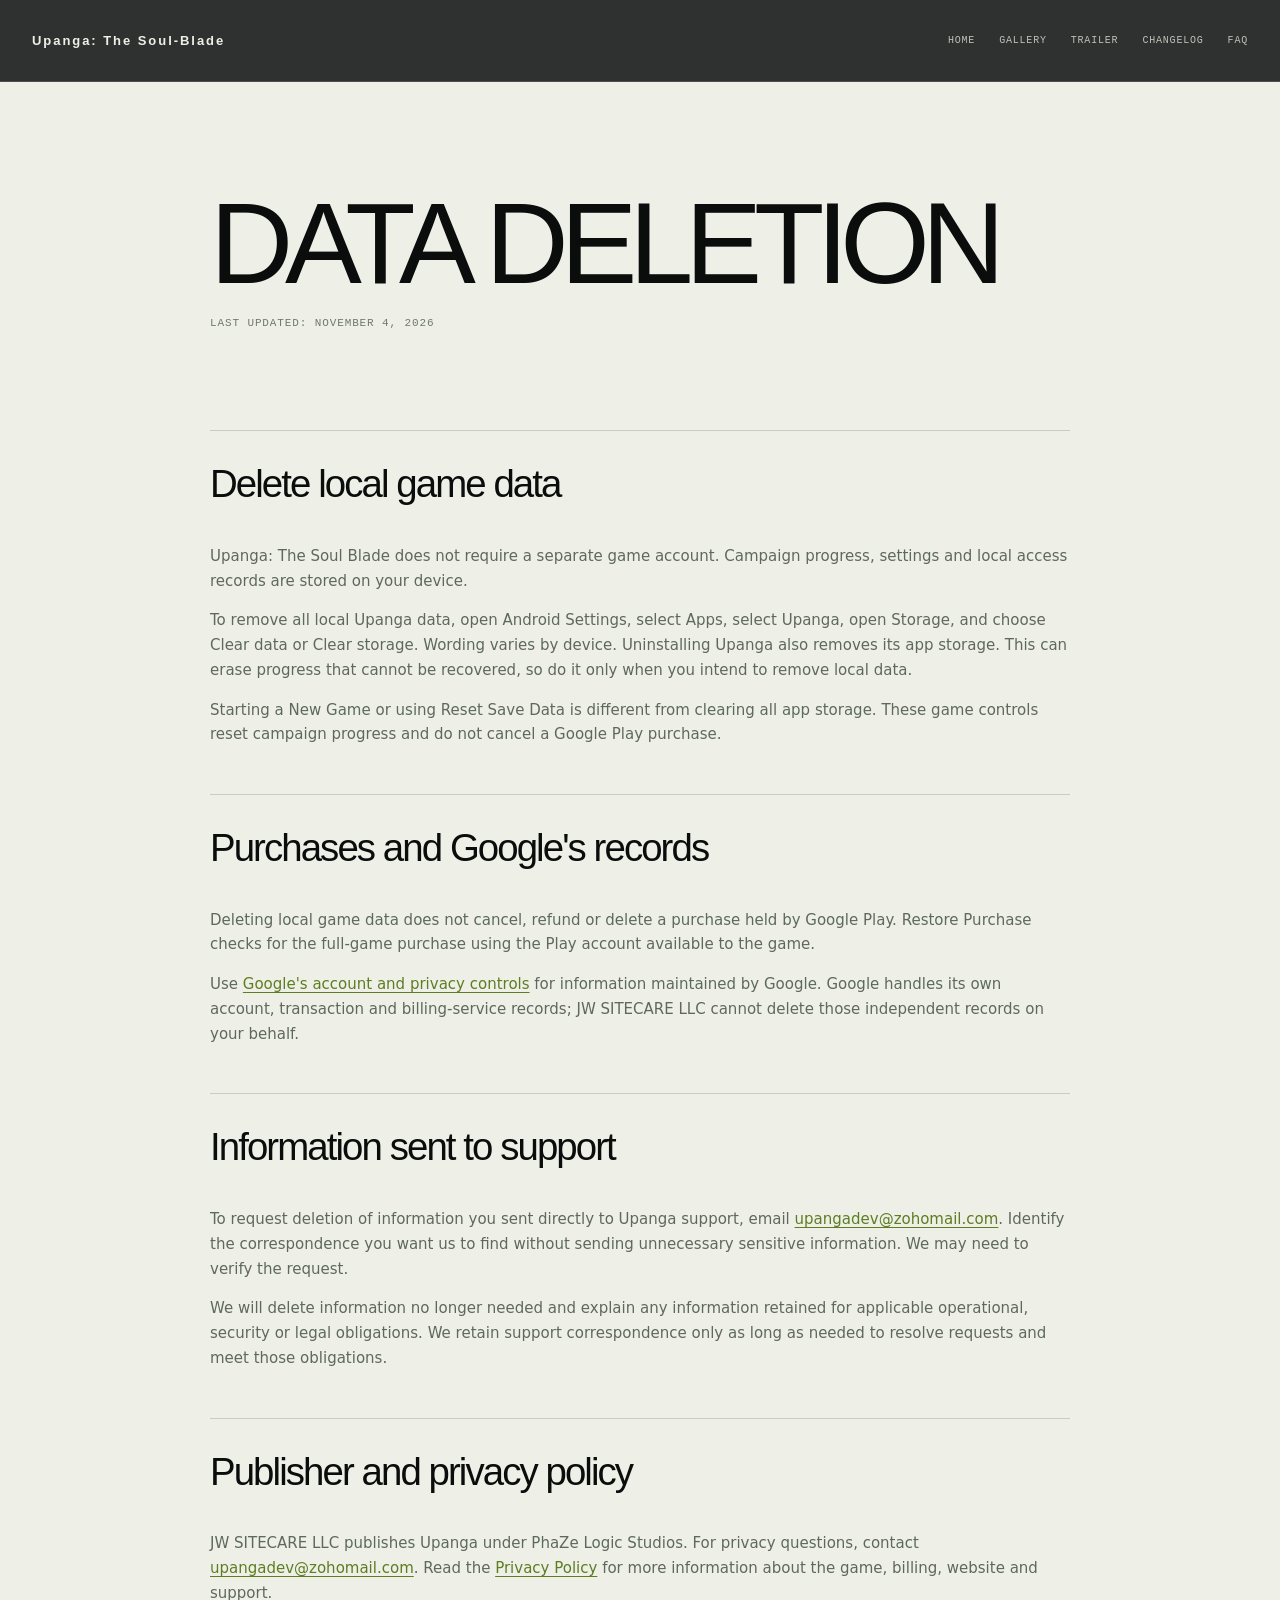
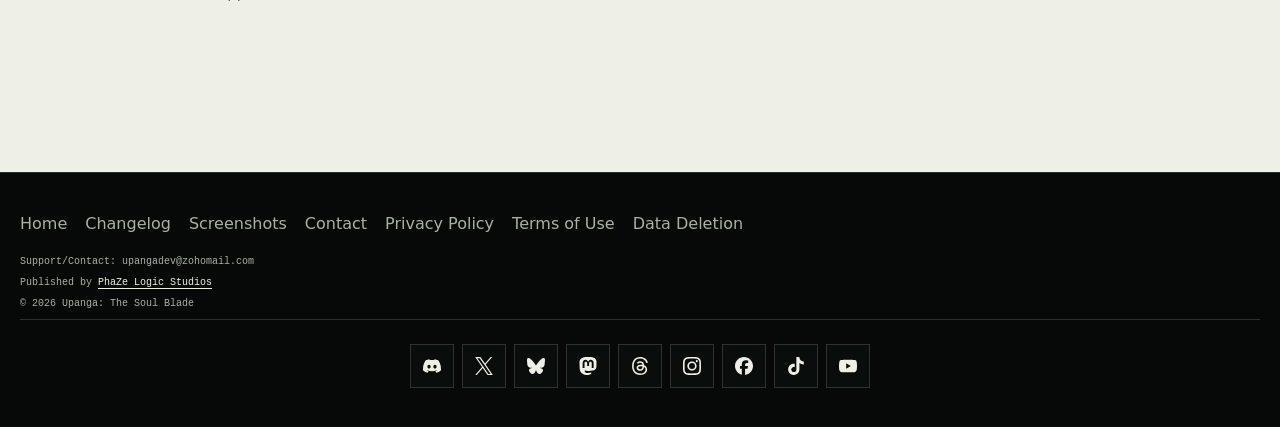
<file: data-deletion.html>
<!DOCTYPE html>
<html lang="en">
<head>
    <meta charset="UTF-8">
    <meta name="viewport" content="width=device-width, initial-scale=1.0">
    <link rel="canonical" href="https://upanga-game.com/data-deletion.html">
    <title>Data Deletion - Upanga: The Soul-Blade</title>
    <link rel="stylesheet" href="styles.css?v=footer-publisher-1">
</head>
<body class="legal-page">

    <header class="header">
        <nav class="navbar">
            <a href="/" class="nav-logo">Upanga: The Soul-Blade</a>
            <ul class="nav-menu">
                <li class="nav-item"><a href="/" class="nav-link">Home</a></li>
                <li class="nav-item"><a href="/#gallery" class="nav-link">Gallery</a></li>
                <li class="nav-item"><a href="/#trailer" class="nav-link">Trailer</a></li>
                <li class="nav-item"><a href="changelog.html" class="nav-link">Changelog</a></li>
                <li class="nav-item"><a href="faq.html" class="nav-link">FAQ</a></li>
            </ul>
            <div class="hamburger">
                <span class="bar"></span>
                <span class="bar"></span>
                <span class="bar"></span>
            </div>
        </nav>
    </header>

    <main>
        <section class="legal-hero">
            <div class="container">
                <h1>Data Deletion</h1>
                <p class="last-updated">Last updated: November 4, 2026</p>
            </div>
        </section>

        <section class="legal-content">
            <div class="container">
                <div class="legal-section">
                    <h3>Delete local game data</h3>
                    <p>Upanga: The Soul Blade does not require a separate game account. Campaign progress, settings and local access records are stored on your device.</p>
                    <p>To remove all local Upanga data, open Android Settings, select Apps, select Upanga, open Storage, and choose Clear data or Clear storage. Wording varies by device. Uninstalling Upanga also removes its app storage. This can erase progress that cannot be recovered, so do it only when you intend to remove local data.</p>
                    <p>Starting a New Game or using Reset Save Data is different from clearing all app storage. These game controls reset campaign progress and do not cancel a Google Play purchase.</p>
                </div>

                <div class="legal-section">
                    <h3>Purchases and Google&#x27;s records</h3>
                    <p>Deleting local game data does not cancel, refund or delete a purchase held by Google Play. Restore Purchase checks for the full-game purchase using the Play account available to the game.</p>
                    <p>Use <a href="https://myaccount.google.com/data-and-privacy">Google's account and privacy controls</a> for information maintained by Google. Google handles its own account, transaction and billing-service records; JW SITECARE LLC cannot delete those independent records on your behalf.</p>
                </div>

                <div class="legal-section">
                    <h3>Information sent to support</h3>
                    <p>To request deletion of information you sent directly to Upanga support, email <a href="mailto:upangadev@zohomail.com">upangadev@zohomail.com</a>. Identify the correspondence you want us to find without sending unnecessary sensitive information. We may need to verify the request.</p>
                    <p>We will delete information no longer needed and explain any information retained for applicable operational, security or legal obligations. We retain support correspondence only as long as needed to resolve requests and meet those obligations.</p>
                </div>

                <div class="legal-section">
                    <h3>Publisher and privacy policy</h3>
                    <p>JW SITECARE LLC publishes Upanga under PhaZe Logic Studios. For privacy questions, contact <a href="mailto:upangadev@zohomail.com">upangadev@zohomail.com</a>. Read the <a href="privacy.html">Privacy Policy</a> for more information about the game, billing, website and support.</p>
                </div>
            </div>
        </section>
    </main>

    <footer class="site-footer">
        <div class="container">
            <div class="footer-links">
                <a href="/">Home</a>
                <a href="changelog.html">Changelog</a>
                <a href="/#screenshots">Screenshots</a>
                <a href="/#contact">Contact</a>
                <a href="privacy.html">Privacy Policy</a>
                <a href="terms.html">Terms of Use</a>
                <a href="data-deletion.html">Data Deletion</a>
            </div>
            <div class="footer-contact">
                <p>Support/Contact: <a href="mailto:upangadev@zohomail.com">upangadev@zohomail.com</a></p>
            </div>
            <div class="footer-copyright">
                <p>Published by <a class="footer-publisher" href="https://phaze-logic.com/">PhaZe Logic Studios</a></p>
                <p>&copy; 2026 Upanga: The Soul Blade</p>
            </div>

<!-- social:footer:start -->
<nav class="footer-social-links" aria-label="Upanga social media">
    <div class="footer-social-icons">
<a class="social-link" data-social="discord" href="https://discord.gg/DTdfhCV7te" target="_blank" rel="noopener noreferrer" aria-label="Follow Upanga on Discord (opens in a new tab)" title="Discord"><svg viewBox="0 0 24 24" width="24" height="24" aria-hidden="true" focusable="false"><path d="M20.317 4.3698a19.7913 19.7913 0 00-4.8851-1.5152.0741.0741 0 00-.0785.0371c-.211.3753-.4447.8648-.6083 1.2495-1.8447-.2762-3.68-.2762-5.4868 0-.1636-.3933-.4058-.8742-.6177-1.2495a.077.077 0 00-.0785-.037 19.7363 19.7363 0 00-4.8852 1.515.0699.0699 0 00-.0321.0277C.5334 9.0458-.319 13.5799.0992 18.0578a.0824.0824 0 00.0312.0561c2.0528 1.5076 4.0413 2.4228 5.9929 3.0294a.0777.0777 0 00.0842-.0276c.4616-.6304.8731-1.2952 1.226-1.9942a.076.076 0 00-.0416-.1057c-.6528-.2476-1.2743-.5495-1.8722-.8923a.077.077 0 01-.0076-.1277c.1258-.0943.2517-.1923.3718-.2914a.0743.0743 0 01.0776-.0105c3.9278 1.7933 8.18 1.7933 12.0614 0a.0739.0739 0 01.0785.0095c.1202.099.246.1981.3728.2924a.077.077 0 01-.0066.1276 12.2986 12.2986 0 01-1.873.8914.0766.0766 0 00-.0407.1067c.3604.698.7719 1.3628 1.225 1.9932a.076.076 0 00.0842.0286c1.961-.6067 3.9495-1.5219 6.0023-3.0294a.077.077 0 00.0313-.0552c.5004-5.177-.8382-9.6739-3.5485-13.6604a.061.061 0 00-.0312-.0286zM8.02 15.3312c-1.1825 0-2.1569-1.0857-2.1569-2.419 0-1.3332.9555-2.4189 2.157-2.4189 1.2108 0 2.1757 1.0952 2.1568 2.419 0 1.3332-.9555 2.4189-2.1569 2.4189zm7.9748 0c-1.1825 0-2.1569-1.0857-2.1569-2.419 0-1.3332.9554-2.4189 2.1569-2.4189 1.2108 0 2.1757 1.0952 2.1568 2.419 0 1.3332-.946 2.4189-2.1568 2.4189Z"/></svg></a>
<a class="social-link" data-social="x" href="https://x.com/upangadev" target="_blank" rel="noopener noreferrer" aria-label="Follow Upanga on X (opens in a new tab)" title="X"><svg viewBox="0 0 24 24" width="24" height="24" aria-hidden="true" focusable="false"><path d="M14.234 10.162 22.977 0h-2.072l-7.591 8.824L7.251 0H.258l9.168 13.343L.258 24H2.33l8.016-9.318L16.749 24h6.993zm-2.837 3.299-.929-1.329L3.076 1.56h3.182l5.965 8.532.929 1.329 7.754 11.09h-3.182z"/></svg></a>
<a class="social-link" data-social="bluesky" href="https://bsky.app/profile/upangadev.bsky.social" target="_blank" rel="noopener noreferrer" aria-label="Follow Upanga on Bluesky (opens in a new tab)" title="Bluesky"><svg viewBox="0 0 24 24" width="24" height="24" aria-hidden="true" focusable="false"><path d="M5.202 2.857C7.954 4.922 10.913 9.11 12 11.358c1.087-2.247 4.046-6.436 6.798-8.501C20.783 1.366 24 .213 24 3.883c0 .732-.42 6.156-.667 7.037-.856 3.061-3.978 3.842-6.755 3.37 4.854.826 6.089 3.562 3.422 6.299-5.065 5.196-7.28-1.304-7.847-2.97-.104-.305-.152-.448-.153-.327 0-.121-.05.022-.153.327-.568 1.666-2.782 8.166-7.847 2.97-2.667-2.737-1.432-5.473 3.422-6.3-2.777.473-5.899-.308-6.755-3.369C.42 10.04 0 4.615 0 3.883c0-3.67 3.217-2.517 5.202-1.026"/></svg></a>
<a class="social-link" data-social="mastodon" href="https://mastodon.social/@upangadev" target="_blank" rel="noopener noreferrer" aria-label="Follow Upanga on Mastodon (opens in a new tab)" title="Mastodon"><svg viewBox="0 0 24 24" width="24" height="24" aria-hidden="true" focusable="false"><path d="M23.268 5.313c-.35-2.578-2.617-4.61-5.304-5.004C17.51.242 15.792 0 11.813 0h-.03c-3.98 0-4.835.242-5.288.309C3.882.692 1.496 2.518.917 5.127.64 6.412.61 7.837.661 9.143c.074 1.874.088 3.745.26 5.611.118 1.24.325 2.47.62 3.68.55 2.237 2.777 4.098 4.96 4.857 2.336.792 4.849.923 7.256.38.265-.061.527-.132.786-.213.585-.184 1.27-.39 1.774-.753a.057.057 0 0 0 .023-.043v-1.809a.052.052 0 0 0-.02-.041.053.053 0 0 0-.046-.01 20.282 20.282 0 0 1-4.709.545c-2.73 0-3.463-1.284-3.674-1.818a5.593 5.593 0 0 1-.319-1.433.053.053 0 0 1 .066-.054c1.517.363 3.072.546 4.632.546.376 0 .75 0 1.125-.01 1.57-.044 3.224-.124 4.768-.422.038-.008.077-.015.11-.024 2.435-.464 4.753-1.92 4.989-5.604.008-.145.03-1.52.03-1.67.002-.512.167-3.63-.024-5.545zm-3.748 9.195h-2.561V8.29c0-1.309-.55-1.976-1.67-1.976-1.23 0-1.846.79-1.846 2.35v3.403h-2.546V8.663c0-1.56-.617-2.35-1.848-2.35-1.112 0-1.668.668-1.67 1.977v6.218H4.822V8.102c0-1.31.337-2.35 1.011-3.12.696-.77 1.608-1.164 2.74-1.164 1.311 0 2.302.5 2.962 1.498l.638 1.06.638-1.06c.66-.999 1.65-1.498 2.96-1.498 1.13 0 2.043.395 2.74 1.164.675.77 1.012 1.81 1.012 3.12z"/></svg></a>
<a class="social-link" data-social="threads" href="https://www.threads.com/@upangadev" target="_blank" rel="noopener noreferrer" aria-label="Follow Upanga on Threads (opens in a new tab)" title="Threads"><svg viewBox="0 0 24 24" width="24" height="24" aria-hidden="true" focusable="false"><path d="M12.186 24h-.007c-3.581-.024-6.334-1.205-8.184-3.509C2.35 18.44 1.5 15.586 1.472 12.01v-.017c.03-3.579.879-6.43 2.525-8.482C5.845 1.205 8.6.024 12.18 0h.014c2.746.02 5.043.725 6.826 2.098 1.677 1.29 2.858 3.13 3.509 5.467l-2.04.569c-1.104-3.96-3.898-5.984-8.304-6.015-2.91.022-5.11.936-6.54 2.717C4.307 6.504 3.616 8.914 3.589 12c.027 3.086.718 5.496 2.057 7.164 1.43 1.783 3.631 2.698 6.54 2.717 2.623-.02 4.358-.631 5.8-2.045 1.647-1.613 1.618-3.593 1.09-4.798-.31-.71-.873-1.3-1.634-1.75-.192 1.352-.622 2.446-1.284 3.272-.886 1.102-2.14 1.704-3.73 1.79-1.202.065-2.361-.218-3.259-.801-1.063-.689-1.685-1.74-1.752-2.964-.065-1.19.408-2.285 1.33-3.082.88-.76 2.119-1.207 3.583-1.291a13.853 13.853 0 0 1 3.02.142c-.126-.742-.375-1.332-.75-1.757-.513-.586-1.308-.883-2.359-.89h-.029c-.844 0-1.992.232-2.721 1.32L7.734 7.847c.98-1.454 2.568-2.256 4.478-2.256h.044c3.194.02 5.097 1.975 5.287 5.388.108.046.216.094.321.142 1.49.7 2.58 1.761 3.154 3.07.797 1.82.871 4.79-1.548 7.158-1.85 1.81-4.094 2.628-7.277 2.65Zm1.003-11.69c-.242 0-.487.007-.739.021-1.836.103-2.98.946-2.916 2.143.067 1.256 1.452 1.839 2.784 1.767 1.224-.065 2.818-.543 3.086-3.71a10.5 10.5 0 0 0-2.215-.221z"/></svg></a>
<a class="social-link" data-social="instagram" href="https://www.instagram.com/upangadev/" target="_blank" rel="noopener noreferrer" aria-label="Follow Upanga on Instagram (opens in a new tab)" title="Instagram"><svg viewBox="0 0 24 24" width="24" height="24" aria-hidden="true" focusable="false"><path d="M7.0301.084c-1.2768.0602-2.1487.264-2.911.5634-.7888.3075-1.4575.72-2.1228 1.3877-.6652.6677-1.075 1.3368-1.3802 2.127-.2954.7638-.4956 1.6365-.552 2.914-.0564 1.2775-.0689 1.6882-.0626 4.947.0062 3.2586.0206 3.6671.0825 4.9473.061 1.2765.264 2.1482.5635 2.9107.308.7889.72 1.4573 1.388 2.1228.6679.6655 1.3365 1.0743 2.1285 1.38.7632.295 1.6361.4961 2.9134.552 1.2773.056 1.6884.069 4.9462.0627 3.2578-.0062 3.668-.0207 4.9478-.0814 1.28-.0607 2.147-.2652 2.9098-.5633.7889-.3086 1.4578-.72 2.1228-1.3881.665-.6682 1.0745-1.3378 1.3795-2.1284.2957-.7632.4966-1.636.552-2.9124.056-1.2809.0692-1.6898.063-4.948-.0063-3.2583-.021-3.6668-.0817-4.9465-.0607-1.2797-.264-2.1487-.5633-2.9117-.3084-.7889-.72-1.4568-1.3876-2.1228C21.2982 1.33 20.628.9208 19.8378.6165 19.074.321 18.2017.1197 16.9244.0645 15.6471.0093 15.236-.005 11.977.0014 8.718.0076 8.31.0215 7.0301.0839m.1402 21.6932c-1.17-.0509-1.8053-.2453-2.2287-.408-.5606-.216-.96-.4771-1.3819-.895-.422-.4178-.6811-.8186-.9-1.378-.1644-.4234-.3624-1.058-.4171-2.228-.0595-1.2645-.072-1.6442-.079-4.848-.007-3.2037.0053-3.583.0607-4.848.05-1.169.2456-1.805.408-2.2282.216-.5613.4762-.96.895-1.3816.4188-.4217.8184-.6814 1.3783-.9003.423-.1651 1.0575-.3614 2.227-.4171 1.2655-.06 1.6447-.072 4.848-.079 3.2033-.007 3.5835.005 4.8495.0608 1.169.0508 1.8053.2445 2.228.408.5608.216.96.4754 1.3816.895.4217.4194.6816.8176.9005 1.3787.1653.4217.3617 1.056.4169 2.2263.0602 1.2655.0739 1.645.0796 4.848.0058 3.203-.0055 3.5834-.061 4.848-.051 1.17-.245 1.8055-.408 2.2294-.216.5604-.4763.96-.8954 1.3814-.419.4215-.8181.6811-1.3783.9-.4224.1649-1.0577.3617-2.2262.4174-1.2656.0595-1.6448.072-4.8493.079-3.2045.007-3.5825-.006-4.848-.0608M16.953 5.5864A1.44 1.44 0 1 0 18.39 4.144a1.44 1.44 0 0 0-1.437 1.4424M5.8385 12.012c.0067 3.4032 2.7706 6.1557 6.173 6.1493 3.4026-.0065 6.157-2.7701 6.1506-6.1733-.0065-3.4032-2.771-6.1565-6.174-6.1498-3.403.0067-6.156 2.771-6.1496 6.1738M8 12.0077a4 4 0 1 1 4.008 3.9921A3.9996 3.9996 0 0 1 8 12.0077"/></svg></a>
<a class="social-link" data-social="facebook" href="https://www.facebook.com/profile.php?id=61595151567254" target="_blank" rel="noopener noreferrer" aria-label="Follow Upanga on Facebook (game Page) (opens in a new tab)" title="Facebook"><svg viewBox="0 0 24 24" width="24" height="24" aria-hidden="true" focusable="false"><path d="M9.101 23.691v-7.98H6.627v-3.667h2.474v-1.58c0-4.085 1.848-5.978 5.858-5.978.401 0 .955.042 1.468.103a8.68 8.68 0 0 1 1.141.195v3.325a8.623 8.623 0 0 0-.653-.036 26.805 26.805 0 0 0-.733-.009c-.707 0-1.259.096-1.675.309a1.686 1.686 0 0 0-.679.622c-.258.42-.374.995-.374 1.752v1.297h3.919l-.386 2.103-.287 1.564h-3.246v8.245C19.396 23.238 24 18.179 24 12.044c0-6.627-5.373-12-12-12s-12 5.373-12 12c0 5.628 3.874 10.35 9.101 11.647Z"/></svg></a>
<a class="social-link" data-social="tiktok" href="https://www.tiktok.com/@upanga.the.game" target="_blank" rel="noopener noreferrer" aria-label="Follow Upanga on TikTok (opens in a new tab)" title="TikTok"><svg viewBox="0 0 24 24" width="24" height="24" aria-hidden="true" focusable="false"><path d="M12.525.02c1.31-.02 2.61-.01 3.91-.02.08 1.53.63 3.09 1.75 4.17 1.12 1.11 2.7 1.62 4.24 1.79v4.03c-1.44-.05-2.89-.35-4.2-.97-.57-.26-1.1-.59-1.62-.93-.01 2.92.01 5.84-.02 8.75-.08 1.4-.54 2.79-1.35 3.94-1.31 1.92-3.58 3.17-5.91 3.21-1.43.08-2.86-.31-4.08-1.03-2.02-1.19-3.44-3.37-3.65-5.71-.02-.5-.03-1-.01-1.49.18-1.9 1.12-3.72 2.58-4.96 1.66-1.44 3.98-2.13 6.15-1.72.02 1.48-.04 2.96-.04 4.44-.99-.32-2.15-.23-3.02.37-.63.41-1.11 1.04-1.36 1.75-.21.51-.15 1.07-.14 1.61.24 1.64 1.82 3.02 3.5 2.87 1.12-.01 2.19-.66 2.77-1.61.19-.33.4-.67.41-1.06.1-1.79.06-3.57.07-5.36.01-4.03-.01-8.05.02-12.07z"/></svg></a>
<a class="social-link" data-social="youtube" href="https://www.youtube.com/@UpangatheGame" target="_blank" rel="noopener noreferrer" aria-label="Follow Upanga on YouTube (opens in a new tab)" title="YouTube"><svg viewBox="0 0 24 24" width="24" height="24" aria-hidden="true" focusable="false"><path d="M23.498 6.186a3.016 3.016 0 0 0-2.122-2.136C19.505 3.545 12 3.545 12 3.545s-7.505 0-9.377.505A3.017 3.017 0 0 0 .502 6.186C0 8.07 0 12 0 12s0 3.93.502 5.814a3.016 3.016 0 0 0 2.122 2.136c1.871.505 9.376.505 9.376.505s7.505 0 9.377-.505a3.015 3.015 0 0 0 2.122-2.136C24 15.93 24 12 24 12s0-3.93-.502-5.814zM9.545 15.568V8.432L15.818 12l-6.273 3.568z"/></svg></a>
    </div>
</nav>
<!-- social:footer:end -->
</div>
    </footer>

    <script src="script.js"></script>
</body>
</html>
</file>
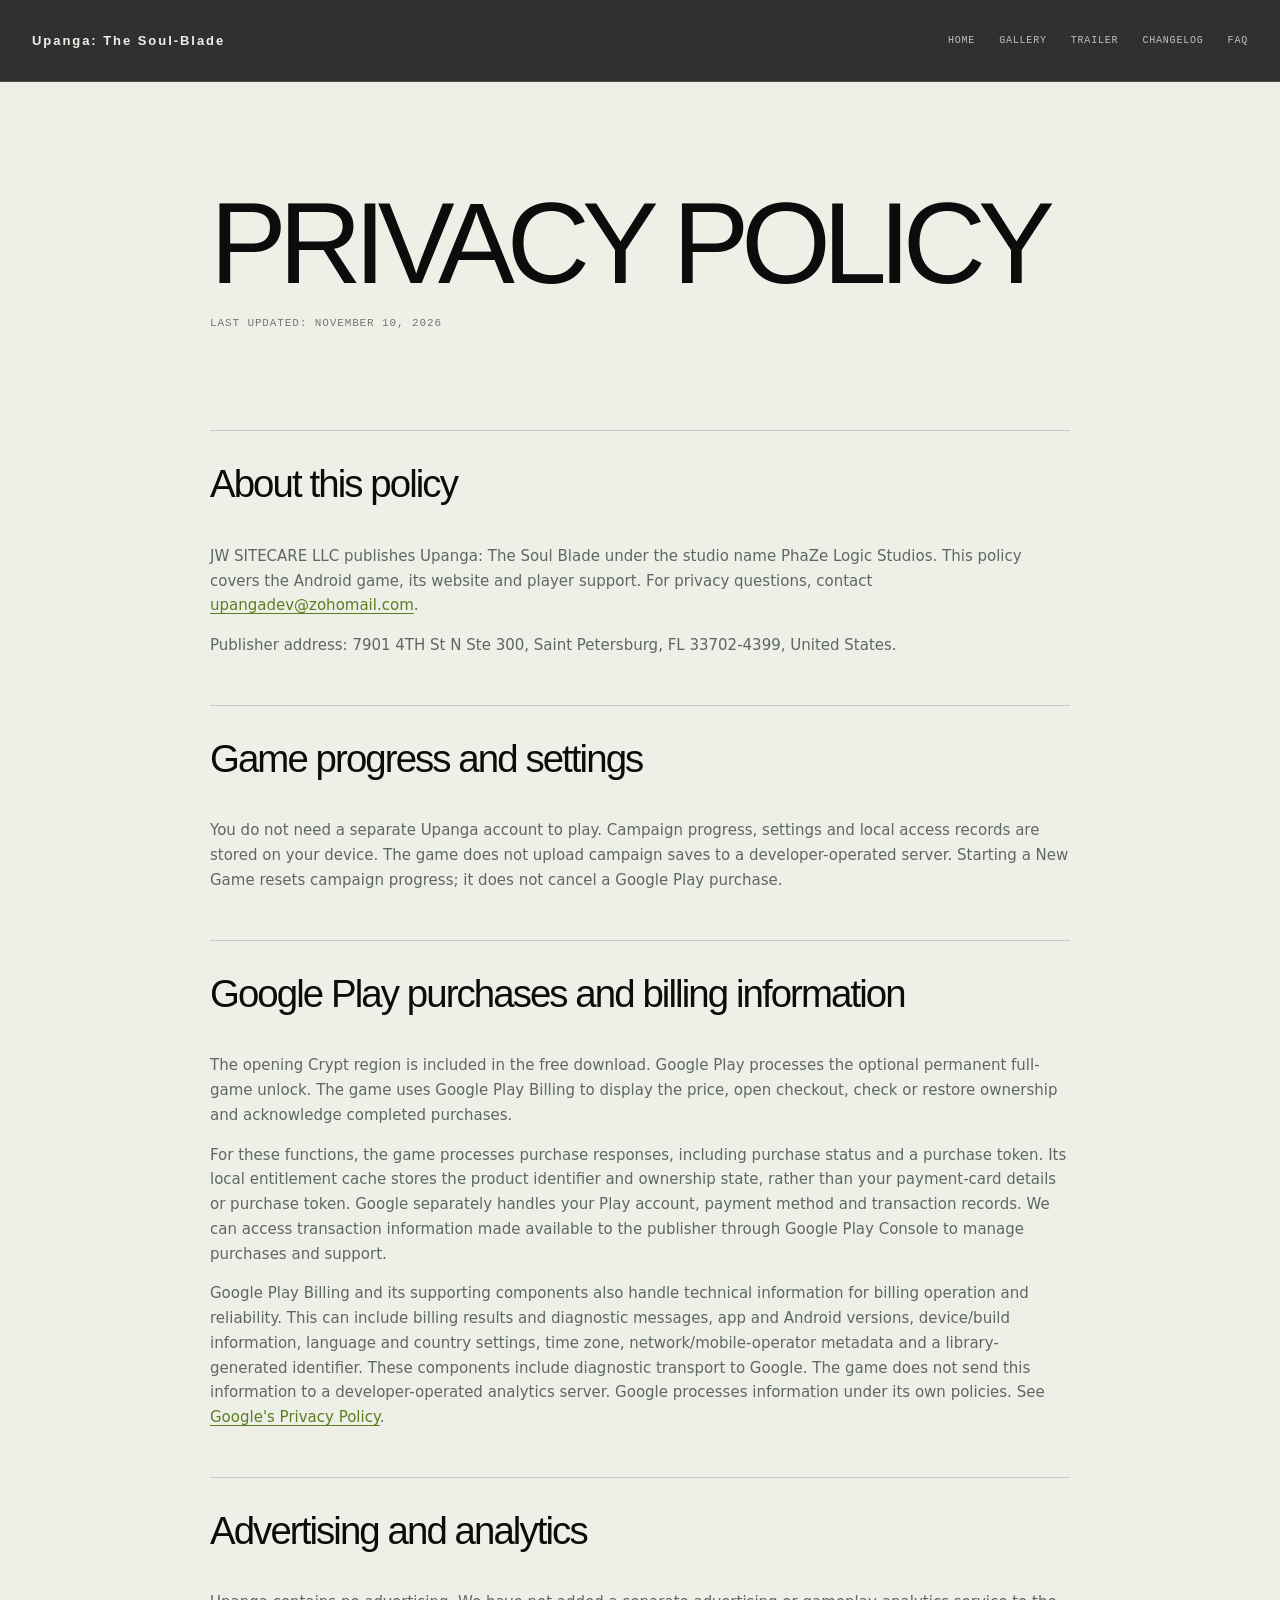
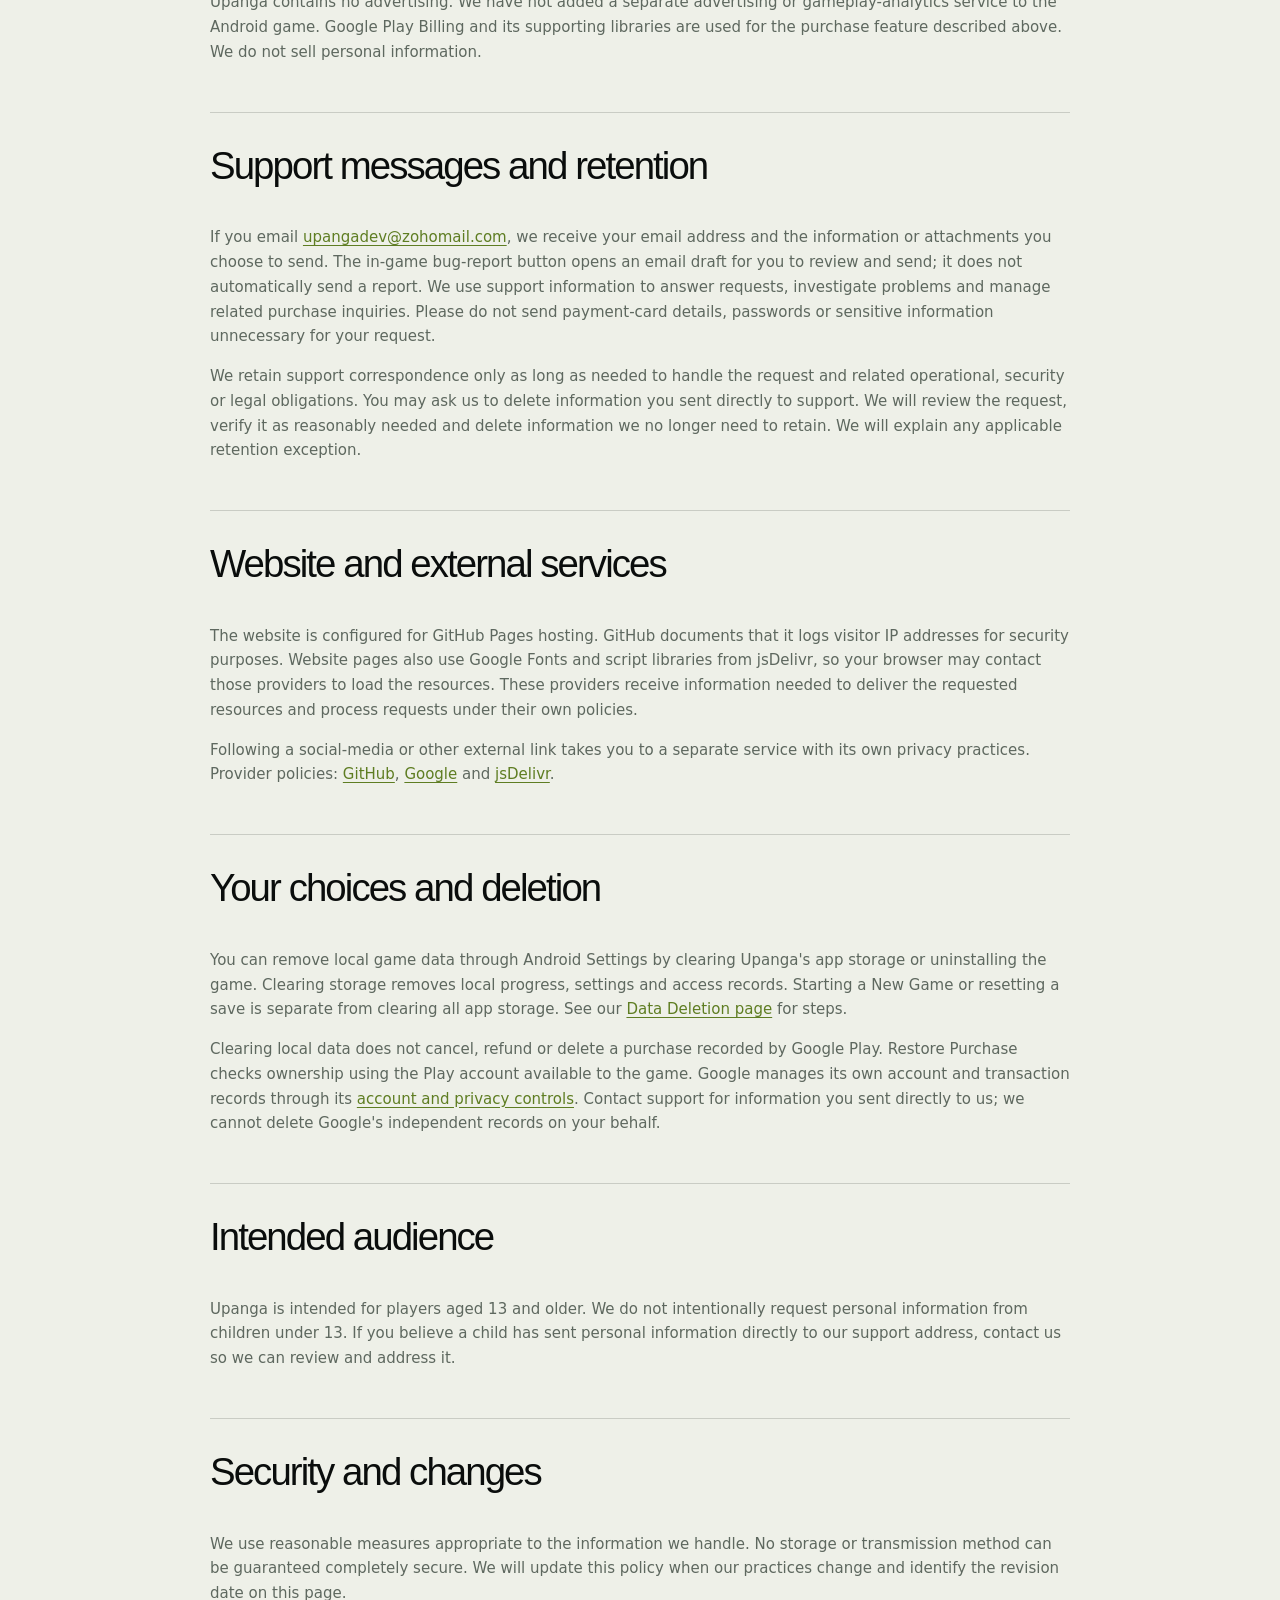
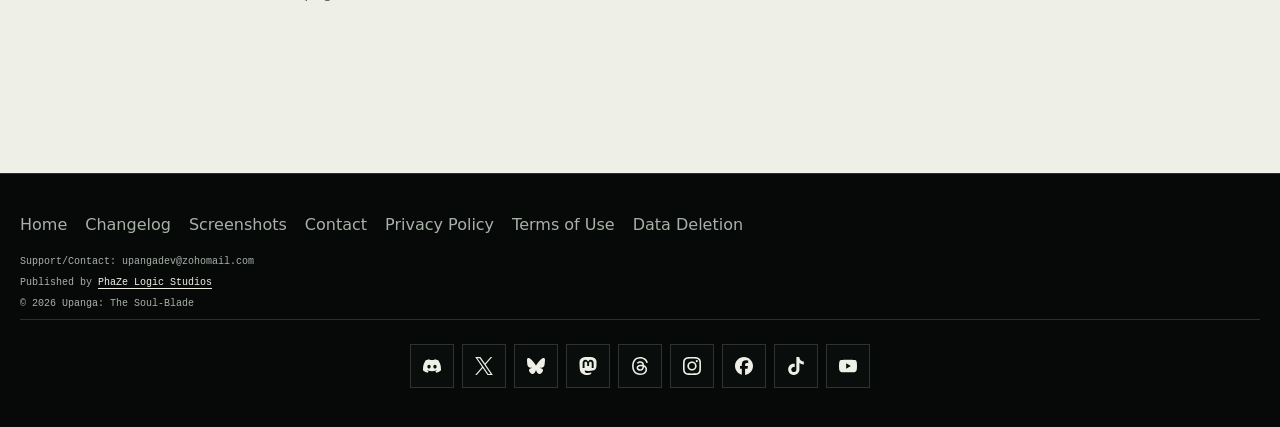
<file: privacy.html>
<!DOCTYPE html>
<html lang="en">
<head>
    <meta charset="UTF-8">
    <meta name="viewport" content="width=device-width, initial-scale=1.0">
    <link rel="canonical" href="https://upanga-game.com/privacy.html">
    <title>Privacy Policy - Upanga: The Soul-Blade</title>
    <link rel="stylesheet" href="styles.css?v=footer-publisher-1">
</head>
<body class="legal-page">

    <header class="header">
        <nav class="navbar">
            <a href="/" class="nav-logo">Upanga: The Soul-Blade</a>
            <ul class="nav-menu">
                <li class="nav-item"><a href="/" class="nav-link">Home</a></li>
                <li class="nav-item"><a href="/#gallery" class="nav-link">Gallery</a></li>
                <li class="nav-item"><a href="/#trailer" class="nav-link">Trailer</a></li>
                <li class="nav-item"><a href="changelog.html" class="nav-link">Changelog</a></li>
                <li class="nav-item"><a href="faq.html" class="nav-link">FAQ</a></li>
            </ul>
            <div class="hamburger">
                <span class="bar"></span>
                <span class="bar"></span>
                <span class="bar"></span>
            </div>
        </nav>
    </header>

    <main>
        <section class="legal-hero">
            <div class="container">
                <h1>Privacy Policy</h1>
                <p class="last-updated">Last updated: November 10, 2026</p>
            </div>
        </section>

        <section class="legal-content">
            <div class="container">
                <div class="legal-section">
                    <h3>About this policy</h3>
                    <p>JW SITECARE LLC publishes Upanga: The Soul Blade under the studio name PhaZe Logic Studios. This policy covers the Android game, its website and player support. For privacy questions, contact <a href="mailto:upangadev@zohomail.com">upangadev@zohomail.com</a>.</p>
                    <p>Publisher address: 7901 4TH St N Ste 300, Saint Petersburg, FL 33702-4399, United States.</p>
                </div>

                <div class="legal-section">
                    <h3>Game progress and settings</h3>
                    <p>You do not need a separate Upanga account to play. Campaign progress, settings and local access records are stored on your device. The game does not upload campaign saves to a developer-operated server. Starting a New Game resets campaign progress; it does not cancel a Google Play purchase.</p>
                </div>

                <div class="legal-section">
                    <h3>Google Play purchases and billing information</h3>
                    <p>The opening Crypt region is included in the free download. Google Play processes the optional permanent full-game unlock. The game uses Google Play Billing to display the price, open checkout, check or restore ownership and acknowledge completed purchases.</p>
                    <p>For these functions, the game processes purchase responses, including purchase status and a purchase token. Its local entitlement cache stores the product identifier and ownership state, rather than your payment-card details or purchase token. Google separately handles your Play account, payment method and transaction records. We can access transaction information made available to the publisher through Google Play Console to manage purchases and support.</p>
                    <p>Google Play Billing and its supporting components also handle technical information for billing operation and reliability. This can include billing results and diagnostic messages, app and Android versions, device/build information, language and country settings, time zone, network/mobile-operator metadata and a library-generated identifier. These components include diagnostic transport to Google. The game does not send this information to a developer-operated analytics server. Google processes information under its own policies. See <a href="https://policies.google.com/privacy">Google's Privacy Policy</a>.</p>
                </div>

                <div class="legal-section">
                    <h3>Advertising and analytics</h3>
                    <p>Upanga contains no advertising. We have not added a separate advertising or gameplay-analytics service to the Android game. Google Play Billing and its supporting libraries are used for the purchase feature described above. We do not sell personal information.</p>
                </div>

                <div class="legal-section">
                    <h3>Support messages and retention</h3>
                    <p>If you email <a href="mailto:upangadev@zohomail.com">upangadev@zohomail.com</a>, we receive your email address and the information or attachments you choose to send. The in-game bug-report button opens an email draft for you to review and send; it does not automatically send a report. We use support information to answer requests, investigate problems and manage related purchase inquiries. Please do not send payment-card details, passwords or sensitive information unnecessary for your request.</p>
                    <p>We retain support correspondence only as long as needed to handle the request and related operational, security or legal obligations. You may ask us to delete information you sent directly to support. We will review the request, verify it as reasonably needed and delete information we no longer need to retain. We will explain any applicable retention exception.</p>
                </div>

                <div class="legal-section">
                    <h3>Website and external services</h3>
                    <p>The website is configured for GitHub Pages hosting. GitHub documents that it logs visitor IP addresses for security purposes. Website pages also use Google Fonts and script libraries from jsDelivr, so your browser may contact those providers to load the resources. These providers receive information needed to deliver the requested resources and process requests under their own policies.</p>
                    <p>Following a social-media or other external link takes you to a separate service with its own privacy practices. Provider policies: <a href="https://docs.github.com/en/site-policy/privacy-policies/github-general-privacy-statement">GitHub</a>, <a href="https://policies.google.com/privacy">Google</a> and <a href="https://www.jsdelivr.com/terms/privacy-policy">jsDelivr</a>.</p>
                </div>

                <div class="legal-section">
                    <h3>Your choices and deletion</h3>
                    <p>You can remove local game data through Android Settings by clearing Upanga's app storage or uninstalling the game. Clearing storage removes local progress, settings and access records. Starting a New Game or resetting a save is separate from clearing all app storage. See our <a href="data-deletion.html">Data Deletion page</a> for steps.</p>
                    <p>Clearing local data does not cancel, refund or delete a purchase recorded by Google Play. Restore Purchase checks ownership using the Play account available to the game. Google manages its own account and transaction records through its <a href="https://myaccount.google.com/data-and-privacy">account and privacy controls</a>. Contact support for information you sent directly to us; we cannot delete Google's independent records on your behalf.</p>
                </div>

                <div class="legal-section">
                    <h3>Intended audience</h3>
                    <p>Upanga is intended for players aged 13 and older. We do not intentionally request personal information from children under 13. If you believe a child has sent personal information directly to our support address, contact us so we can review and address it.</p>
                </div>

                <div class="legal-section">
                    <h3>Security and changes</h3>
                    <p>We use reasonable measures appropriate to the information we handle. No storage or transmission method can be guaranteed completely secure. We will update this policy when our practices change and identify the revision date on this page.</p>
                </div>
            </div>
        </section>
    </main>

    <footer class="site-footer">
        <div class="container">
            <div class="footer-links">
                <a href="/">Home</a>
                <a href="changelog.html">Changelog</a>
                <a href="/#screenshots">Screenshots</a>
                <a href="/#contact">Contact</a>
                <a href="privacy.html">Privacy Policy</a>
                <a href="terms.html">Terms of Use</a>
                <a href="data-deletion.html">Data Deletion</a>
            </div>
            <div class="footer-contact">
                <p>Support/Contact: <a href="mailto:upangadev@zohomail.com">upangadev@zohomail.com</a></p>
            </div>
            <div class="footer-copyright">
                <p>Published by <a class="footer-publisher" href="https://phaze-logic.com/">PhaZe Logic Studios</a></p>
                <p>&copy; 2026 Upanga: The Soul-Blade</p>
            </div>

<!-- social:footer:start -->
<nav class="footer-social-links" aria-label="Upanga social media">
    <div class="footer-social-icons">
<a class="social-link" data-social="discord" href="https://discord.gg/DTdfhCV7te" target="_blank" rel="noopener noreferrer" aria-label="Follow Upanga on Discord (opens in a new tab)" title="Discord"><svg viewBox="0 0 24 24" width="24" height="24" aria-hidden="true" focusable="false"><path d="M20.317 4.3698a19.7913 19.7913 0 00-4.8851-1.5152.0741.0741 0 00-.0785.0371c-.211.3753-.4447.8648-.6083 1.2495-1.8447-.2762-3.68-.2762-5.4868 0-.1636-.3933-.4058-.8742-.6177-1.2495a.077.077 0 00-.0785-.037 19.7363 19.7363 0 00-4.8852 1.515.0699.0699 0 00-.0321.0277C.5334 9.0458-.319 13.5799.0992 18.0578a.0824.0824 0 00.0312.0561c2.0528 1.5076 4.0413 2.4228 5.9929 3.0294a.0777.0777 0 00.0842-.0276c.4616-.6304.8731-1.2952 1.226-1.9942a.076.076 0 00-.0416-.1057c-.6528-.2476-1.2743-.5495-1.8722-.8923a.077.077 0 01-.0076-.1277c.1258-.0943.2517-.1923.3718-.2914a.0743.0743 0 01.0776-.0105c3.9278 1.7933 8.18 1.7933 12.0614 0a.0739.0739 0 01.0785.0095c.1202.099.246.1981.3728.2924a.077.077 0 01-.0066.1276 12.2986 12.2986 0 01-1.873.8914.0766.0766 0 00-.0407.1067c.3604.698.7719 1.3628 1.225 1.9932a.076.076 0 00.0842.0286c1.961-.6067 3.9495-1.5219 6.0023-3.0294a.077.077 0 00.0313-.0552c.5004-5.177-.8382-9.6739-3.5485-13.6604a.061.061 0 00-.0312-.0286zM8.02 15.3312c-1.1825 0-2.1569-1.0857-2.1569-2.419 0-1.3332.9555-2.4189 2.157-2.4189 1.2108 0 2.1757 1.0952 2.1568 2.419 0 1.3332-.9555 2.4189-2.1569 2.4189zm7.9748 0c-1.1825 0-2.1569-1.0857-2.1569-2.419 0-1.3332.9554-2.4189 2.1569-2.4189 1.2108 0 2.1757 1.0952 2.1568 2.419 0 1.3332-.946 2.4189-2.1568 2.4189Z"/></svg></a>
<a class="social-link" data-social="x" href="https://x.com/upangadev" target="_blank" rel="noopener noreferrer" aria-label="Follow Upanga on X (opens in a new tab)" title="X"><svg viewBox="0 0 24 24" width="24" height="24" aria-hidden="true" focusable="false"><path d="M14.234 10.162 22.977 0h-2.072l-7.591 8.824L7.251 0H.258l9.168 13.343L.258 24H2.33l8.016-9.318L16.749 24h6.993zm-2.837 3.299-.929-1.329L3.076 1.56h3.182l5.965 8.532.929 1.329 7.754 11.09h-3.182z"/></svg></a>
<a class="social-link" data-social="bluesky" href="https://bsky.app/profile/upangadev.bsky.social" target="_blank" rel="noopener noreferrer" aria-label="Follow Upanga on Bluesky (opens in a new tab)" title="Bluesky"><svg viewBox="0 0 24 24" width="24" height="24" aria-hidden="true" focusable="false"><path d="M5.202 2.857C7.954 4.922 10.913 9.11 12 11.358c1.087-2.247 4.046-6.436 6.798-8.501C20.783 1.366 24 .213 24 3.883c0 .732-.42 6.156-.667 7.037-.856 3.061-3.978 3.842-6.755 3.37 4.854.826 6.089 3.562 3.422 6.299-5.065 5.196-7.28-1.304-7.847-2.97-.104-.305-.152-.448-.153-.327 0-.121-.05.022-.153.327-.568 1.666-2.782 8.166-7.847 2.97-2.667-2.737-1.432-5.473 3.422-6.3-2.777.473-5.899-.308-6.755-3.369C.42 10.04 0 4.615 0 3.883c0-3.67 3.217-2.517 5.202-1.026"/></svg></a>
<a class="social-link" data-social="mastodon" href="https://mastodon.social/@upangadev" target="_blank" rel="noopener noreferrer" aria-label="Follow Upanga on Mastodon (opens in a new tab)" title="Mastodon"><svg viewBox="0 0 24 24" width="24" height="24" aria-hidden="true" focusable="false"><path d="M23.268 5.313c-.35-2.578-2.617-4.61-5.304-5.004C17.51.242 15.792 0 11.813 0h-.03c-3.98 0-4.835.242-5.288.309C3.882.692 1.496 2.518.917 5.127.64 6.412.61 7.837.661 9.143c.074 1.874.088 3.745.26 5.611.118 1.24.325 2.47.62 3.68.55 2.237 2.777 4.098 4.96 4.857 2.336.792 4.849.923 7.256.38.265-.061.527-.132.786-.213.585-.184 1.27-.39 1.774-.753a.057.057 0 0 0 .023-.043v-1.809a.052.052 0 0 0-.02-.041.053.053 0 0 0-.046-.01 20.282 20.282 0 0 1-4.709.545c-2.73 0-3.463-1.284-3.674-1.818a5.593 5.593 0 0 1-.319-1.433.053.053 0 0 1 .066-.054c1.517.363 3.072.546 4.632.546.376 0 .75 0 1.125-.01 1.57-.044 3.224-.124 4.768-.422.038-.008.077-.015.11-.024 2.435-.464 4.753-1.92 4.989-5.604.008-.145.03-1.52.03-1.67.002-.512.167-3.63-.024-5.545zm-3.748 9.195h-2.561V8.29c0-1.309-.55-1.976-1.67-1.976-1.23 0-1.846.79-1.846 2.35v3.403h-2.546V8.663c0-1.56-.617-2.35-1.848-2.35-1.112 0-1.668.668-1.67 1.977v6.218H4.822V8.102c0-1.31.337-2.35 1.011-3.12.696-.77 1.608-1.164 2.74-1.164 1.311 0 2.302.5 2.962 1.498l.638 1.06.638-1.06c.66-.999 1.65-1.498 2.96-1.498 1.13 0 2.043.395 2.74 1.164.675.77 1.012 1.81 1.012 3.12z"/></svg></a>
<a class="social-link" data-social="threads" href="https://www.threads.com/@upangadev" target="_blank" rel="noopener noreferrer" aria-label="Follow Upanga on Threads (opens in a new tab)" title="Threads"><svg viewBox="0 0 24 24" width="24" height="24" aria-hidden="true" focusable="false"><path d="M12.186 24h-.007c-3.581-.024-6.334-1.205-8.184-3.509C2.35 18.44 1.5 15.586 1.472 12.01v-.017c.03-3.579.879-6.43 2.525-8.482C5.845 1.205 8.6.024 12.18 0h.014c2.746.02 5.043.725 6.826 2.098 1.677 1.29 2.858 3.13 3.509 5.467l-2.04.569c-1.104-3.96-3.898-5.984-8.304-6.015-2.91.022-5.11.936-6.54 2.717C4.307 6.504 3.616 8.914 3.589 12c.027 3.086.718 5.496 2.057 7.164 1.43 1.783 3.631 2.698 6.54 2.717 2.623-.02 4.358-.631 5.8-2.045 1.647-1.613 1.618-3.593 1.09-4.798-.31-.71-.873-1.3-1.634-1.75-.192 1.352-.622 2.446-1.284 3.272-.886 1.102-2.14 1.704-3.73 1.79-1.202.065-2.361-.218-3.259-.801-1.063-.689-1.685-1.74-1.752-2.964-.065-1.19.408-2.285 1.33-3.082.88-.76 2.119-1.207 3.583-1.291a13.853 13.853 0 0 1 3.02.142c-.126-.742-.375-1.332-.75-1.757-.513-.586-1.308-.883-2.359-.89h-.029c-.844 0-1.992.232-2.721 1.32L7.734 7.847c.98-1.454 2.568-2.256 4.478-2.256h.044c3.194.02 5.097 1.975 5.287 5.388.108.046.216.094.321.142 1.49.7 2.58 1.761 3.154 3.07.797 1.82.871 4.79-1.548 7.158-1.85 1.81-4.094 2.628-7.277 2.65Zm1.003-11.69c-.242 0-.487.007-.739.021-1.836.103-2.98.946-2.916 2.143.067 1.256 1.452 1.839 2.784 1.767 1.224-.065 2.818-.543 3.086-3.71a10.5 10.5 0 0 0-2.215-.221z"/></svg></a>
<a class="social-link" data-social="instagram" href="https://www.instagram.com/upangadev/" target="_blank" rel="noopener noreferrer" aria-label="Follow Upanga on Instagram (opens in a new tab)" title="Instagram"><svg viewBox="0 0 24 24" width="24" height="24" aria-hidden="true" focusable="false"><path d="M7.0301.084c-1.2768.0602-2.1487.264-2.911.5634-.7888.3075-1.4575.72-2.1228 1.3877-.6652.6677-1.075 1.3368-1.3802 2.127-.2954.7638-.4956 1.6365-.552 2.914-.0564 1.2775-.0689 1.6882-.0626 4.947.0062 3.2586.0206 3.6671.0825 4.9473.061 1.2765.264 2.1482.5635 2.9107.308.7889.72 1.4573 1.388 2.1228.6679.6655 1.3365 1.0743 2.1285 1.38.7632.295 1.6361.4961 2.9134.552 1.2773.056 1.6884.069 4.9462.0627 3.2578-.0062 3.668-.0207 4.9478-.0814 1.28-.0607 2.147-.2652 2.9098-.5633.7889-.3086 1.4578-.72 2.1228-1.3881.665-.6682 1.0745-1.3378 1.3795-2.1284.2957-.7632.4966-1.636.552-2.9124.056-1.2809.0692-1.6898.063-4.948-.0063-3.2583-.021-3.6668-.0817-4.9465-.0607-1.2797-.264-2.1487-.5633-2.9117-.3084-.7889-.72-1.4568-1.3876-2.1228C21.2982 1.33 20.628.9208 19.8378.6165 19.074.321 18.2017.1197 16.9244.0645 15.6471.0093 15.236-.005 11.977.0014 8.718.0076 8.31.0215 7.0301.0839m.1402 21.6932c-1.17-.0509-1.8053-.2453-2.2287-.408-.5606-.216-.96-.4771-1.3819-.895-.422-.4178-.6811-.8186-.9-1.378-.1644-.4234-.3624-1.058-.4171-2.228-.0595-1.2645-.072-1.6442-.079-4.848-.007-3.2037.0053-3.583.0607-4.848.05-1.169.2456-1.805.408-2.2282.216-.5613.4762-.96.895-1.3816.4188-.4217.8184-.6814 1.3783-.9003.423-.1651 1.0575-.3614 2.227-.4171 1.2655-.06 1.6447-.072 4.848-.079 3.2033-.007 3.5835.005 4.8495.0608 1.169.0508 1.8053.2445 2.228.408.5608.216.96.4754 1.3816.895.4217.4194.6816.8176.9005 1.3787.1653.4217.3617 1.056.4169 2.2263.0602 1.2655.0739 1.645.0796 4.848.0058 3.203-.0055 3.5834-.061 4.848-.051 1.17-.245 1.8055-.408 2.2294-.216.5604-.4763.96-.8954 1.3814-.419.4215-.8181.6811-1.3783.9-.4224.1649-1.0577.3617-2.2262.4174-1.2656.0595-1.6448.072-4.8493.079-3.2045.007-3.5825-.006-4.848-.0608M16.953 5.5864A1.44 1.44 0 1 0 18.39 4.144a1.44 1.44 0 0 0-1.437 1.4424M5.8385 12.012c.0067 3.4032 2.7706 6.1557 6.173 6.1493 3.4026-.0065 6.157-2.7701 6.1506-6.1733-.0065-3.4032-2.771-6.1565-6.174-6.1498-3.403.0067-6.156 2.771-6.1496 6.1738M8 12.0077a4 4 0 1 1 4.008 3.9921A3.9996 3.9996 0 0 1 8 12.0077"/></svg></a>
<a class="social-link" data-social="facebook" href="https://www.facebook.com/profile.php?id=61595151567254" target="_blank" rel="noopener noreferrer" aria-label="Follow Upanga on Facebook (game Page) (opens in a new tab)" title="Facebook"><svg viewBox="0 0 24 24" width="24" height="24" aria-hidden="true" focusable="false"><path d="M9.101 23.691v-7.98H6.627v-3.667h2.474v-1.58c0-4.085 1.848-5.978 5.858-5.978.401 0 .955.042 1.468.103a8.68 8.68 0 0 1 1.141.195v3.325a8.623 8.623 0 0 0-.653-.036 26.805 26.805 0 0 0-.733-.009c-.707 0-1.259.096-1.675.309a1.686 1.686 0 0 0-.679.622c-.258.42-.374.995-.374 1.752v1.297h3.919l-.386 2.103-.287 1.564h-3.246v8.245C19.396 23.238 24 18.179 24 12.044c0-6.627-5.373-12-12-12s-12 5.373-12 12c0 5.628 3.874 10.35 9.101 11.647Z"/></svg></a>
<a class="social-link" data-social="tiktok" href="https://www.tiktok.com/@upanga.the.game" target="_blank" rel="noopener noreferrer" aria-label="Follow Upanga on TikTok (opens in a new tab)" title="TikTok"><svg viewBox="0 0 24 24" width="24" height="24" aria-hidden="true" focusable="false"><path d="M12.525.02c1.31-.02 2.61-.01 3.91-.02.08 1.53.63 3.09 1.75 4.17 1.12 1.11 2.7 1.62 4.24 1.79v4.03c-1.44-.05-2.89-.35-4.2-.97-.57-.26-1.1-.59-1.62-.93-.01 2.92.01 5.84-.02 8.75-.08 1.4-.54 2.79-1.35 3.94-1.31 1.92-3.58 3.17-5.91 3.21-1.43.08-2.86-.31-4.08-1.03-2.02-1.19-3.44-3.37-3.65-5.71-.02-.5-.03-1-.01-1.49.18-1.9 1.12-3.72 2.58-4.96 1.66-1.44 3.98-2.13 6.15-1.72.02 1.48-.04 2.96-.04 4.44-.99-.32-2.15-.23-3.02.37-.63.41-1.11 1.04-1.36 1.75-.21.51-.15 1.07-.14 1.61.24 1.64 1.82 3.02 3.5 2.87 1.12-.01 2.19-.66 2.77-1.61.19-.33.4-.67.41-1.06.1-1.79.06-3.57.07-5.36.01-4.03-.01-8.05.02-12.07z"/></svg></a>
<a class="social-link" data-social="youtube" href="https://www.youtube.com/@UpangatheGame" target="_blank" rel="noopener noreferrer" aria-label="Follow Upanga on YouTube (opens in a new tab)" title="YouTube"><svg viewBox="0 0 24 24" width="24" height="24" aria-hidden="true" focusable="false"><path d="M23.498 6.186a3.016 3.016 0 0 0-2.122-2.136C19.505 3.545 12 3.545 12 3.545s-7.505 0-9.377.505A3.017 3.017 0 0 0 .502 6.186C0 8.07 0 12 0 12s0 3.93.502 5.814a3.016 3.016 0 0 0 2.122 2.136c1.871.505 9.376.505 9.376.505s7.505 0 9.377-.505a3.015 3.015 0 0 0 2.122-2.136C24 15.93 24 12 24 12s0-3.93-.502-5.814zM9.545 15.568V8.432L15.818 12l-6.273 3.568z"/></svg></a>
    </div>
</nav>
<!-- social:footer:end -->
</div>
    </footer>

    <script src="script.js"></script>
</body>
</html>
</file>
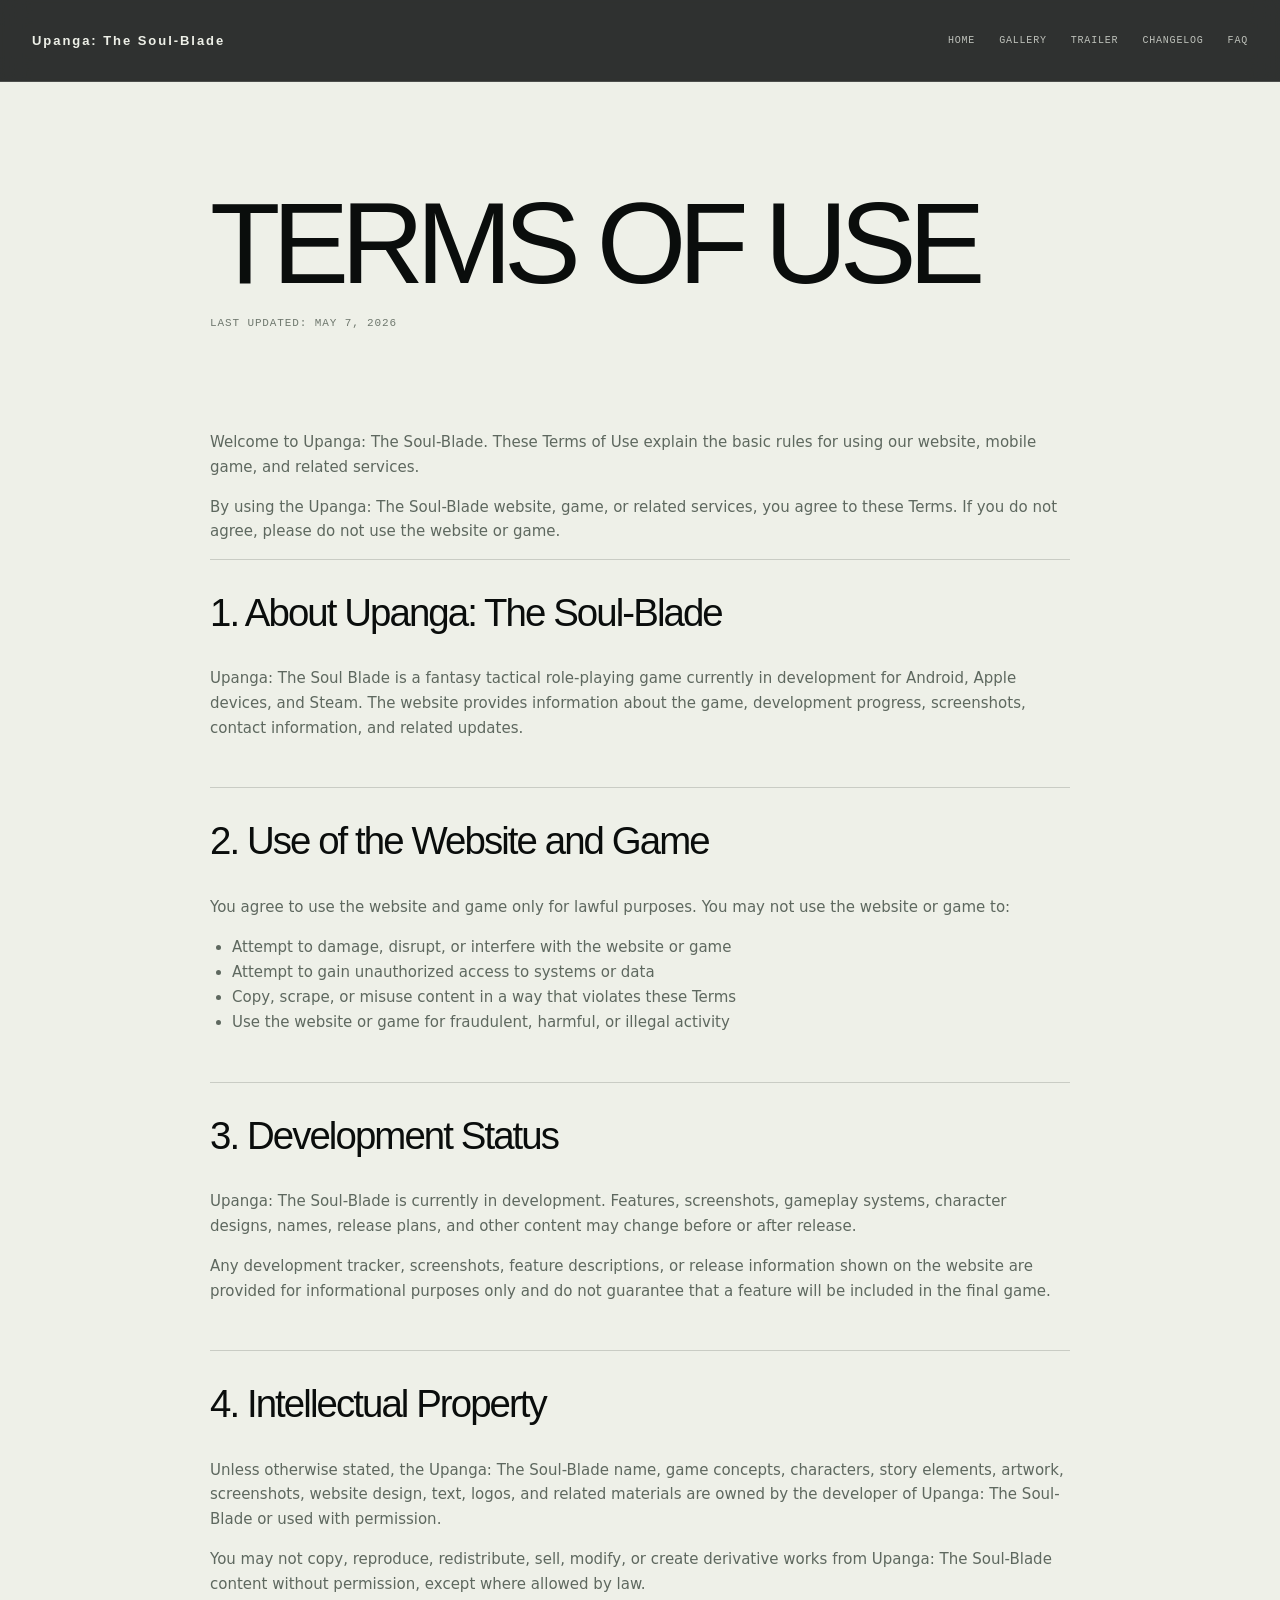
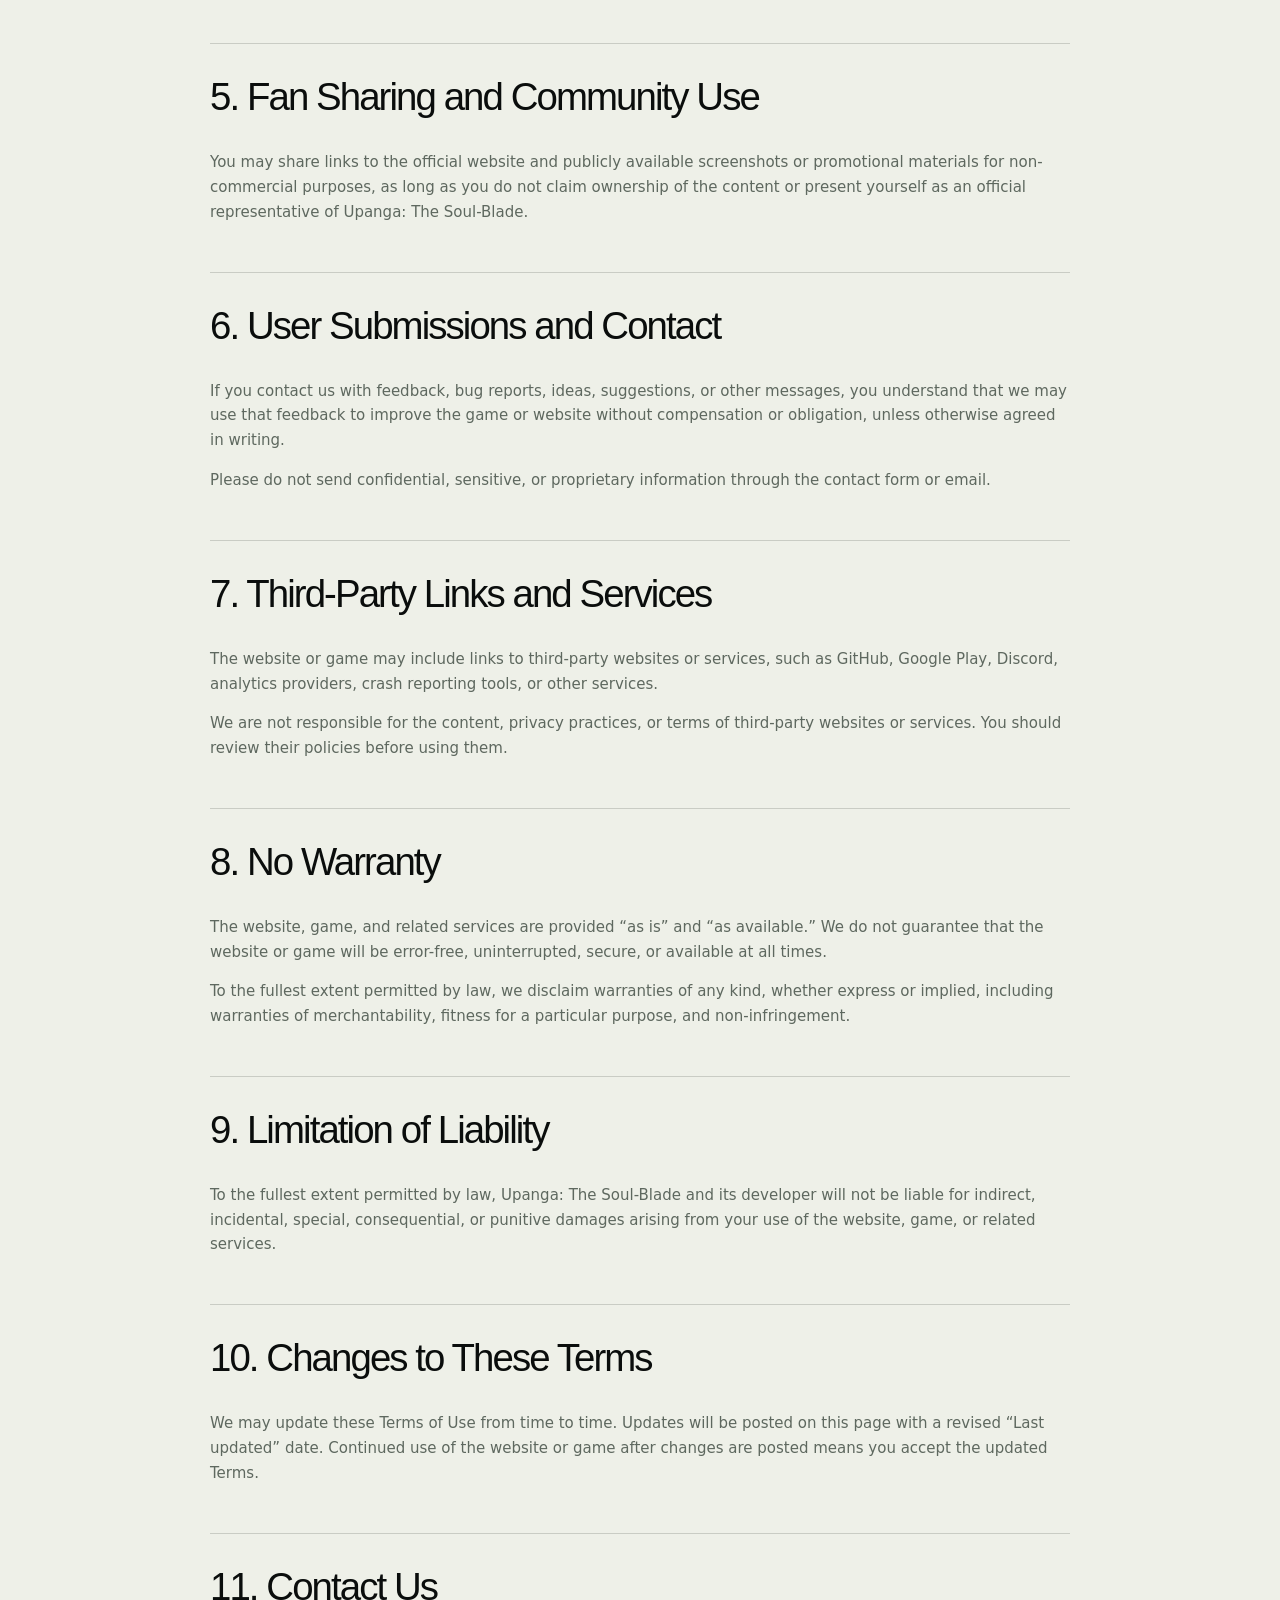
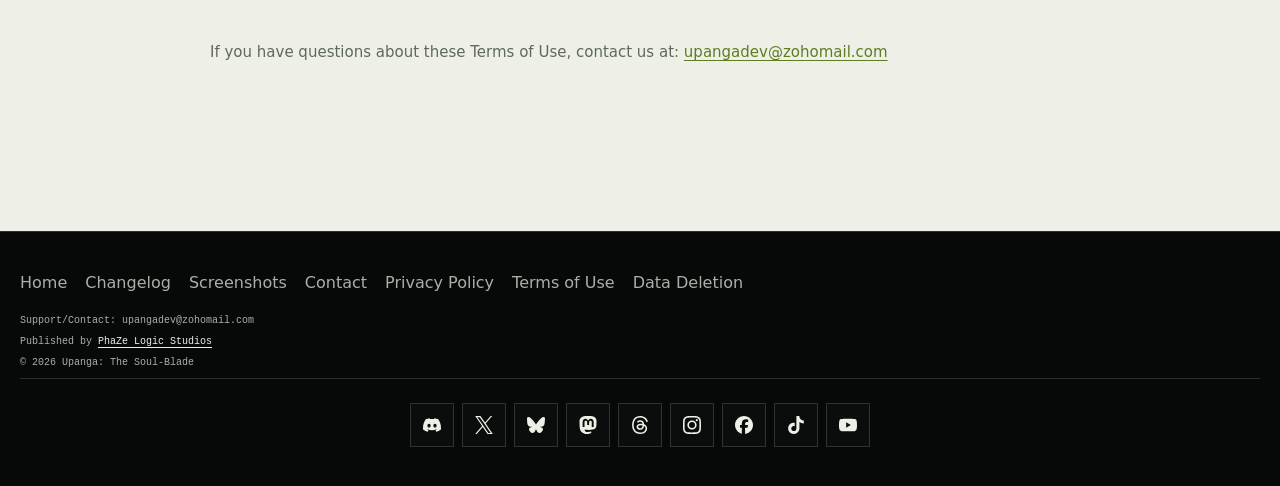
<file: terms.html>
<!DOCTYPE html>
<html lang="en">
<head>
    <meta charset="UTF-8">
    <meta name="viewport" content="width=device-width, initial-scale=1.0">
    <link rel="canonical" href="https://upanga-game.com/terms.html">
    <title>Terms of Use - Upanga: The Soul-Blade</title>
    <link rel="stylesheet" href="styles.css?v=footer-publisher-1">
</head>
<body class="legal-page">

    <header class="header">
        <nav class="navbar">
            <a href="/" class="nav-logo">Upanga: The Soul-Blade</a>
            <ul class="nav-menu">
                <li class="nav-item"><a href="/" class="nav-link">Home</a></li>
                <li class="nav-item"><a href="/#gallery" class="nav-link">Gallery</a></li>
                <li class="nav-item"><a href="/#trailer" class="nav-link">Trailer</a></li>
                <li class="nav-item"><a href="changelog.html" class="nav-link">Changelog</a></li>
                <li class="nav-item"><a href="faq.html" class="nav-link">FAQ</a></li>
            </ul>
            <div class="hamburger">
                <span class="bar"></span>
                <span class="bar"></span>
                <span class="bar"></span>
            </div>
        </nav>
    </header>

    <main>
        <section class="legal-hero">
            <div class="container">
                <h1>Terms of Use</h1>
                <p class="last-updated">Last updated: May 7, 2026</p>
            </div>
        </section>
        
        <section class="legal-content">
            <div class="container">
                <p>Welcome to Upanga: The Soul-Blade. These Terms of Use explain the basic rules for using our website, mobile game, and related services.</p>
                <p>By using the Upanga: The Soul-Blade website, game, or related services, you agree to these Terms. If you do not agree, please do not use the website or game.</p>

                <div class="legal-section">
                    <h2>1. About Upanga: The Soul-Blade</h2>
                    <p>Upanga: The Soul Blade is a fantasy tactical role-playing game currently in development for Android, Apple devices, and Steam. The website provides information about the game, development progress, screenshots, contact information, and related updates.</p>
                </div>

                <div class="legal-section">
                    <h2>2. Use of the Website and Game</h2>
                    <p>You agree to use the website and game only for lawful purposes. You may not use the website or game to:</p>
                    <ul>
                        <li>Attempt to damage, disrupt, or interfere with the website or game</li>
                        <li>Attempt to gain unauthorized access to systems or data</li>
                        <li>Copy, scrape, or misuse content in a way that violates these Terms</li>
                        <li>Use the website or game for fraudulent, harmful, or illegal activity</li>
                    </ul>
                </div>

                <div class="legal-section">
                    <h2>3. Development Status</h2>
                    <p>Upanga: The Soul-Blade is currently in development. Features, screenshots, gameplay systems, character designs, names, release plans, and other content may change before or after release.</p>
                    <p>Any development tracker, screenshots, feature descriptions, or release information shown on the website are provided for informational purposes only and do not guarantee that a feature will be included in the final game.</p>
                </div>

                <div class="legal-section">
                    <h2>4. Intellectual Property</h2>
                    <p>Unless otherwise stated, the Upanga: The Soul-Blade name, game concepts, characters, story elements, artwork, screenshots, website design, text, logos, and related materials are owned by the developer of Upanga: The Soul-Blade or used with permission.</p>
                    <p>You may not copy, reproduce, redistribute, sell, modify, or create derivative works from Upanga: The Soul-Blade content without permission, except where allowed by law.</p>
                </div>

                <div class="legal-section">
                    <h2>5. Fan Sharing and Community Use</h2>
                    <p>You may share links to the official website and publicly available screenshots or promotional materials for non-commercial purposes, as long as you do not claim ownership of the content or present yourself as an official representative of Upanga: The Soul-Blade.</p>
                </div>
                
                <div class="legal-section">
                    <h2>6. User Submissions and Contact</h2>
                    <p>If you contact us with feedback, bug reports, ideas, suggestions, or other messages, you understand that we may use that feedback to improve the game or website without compensation or obligation, unless otherwise agreed in writing.</p>
                    <p>Please do not send confidential, sensitive, or proprietary information through the contact form or email.</p>
                </div>

                <div class="legal-section">
                    <h2>7. Third-Party Links and Services</h2>
                    <p>The website or game may include links to third-party websites or services, such as GitHub, Google Play, Discord, analytics providers, crash reporting tools, or other services.</p>
                    <p>We are not responsible for the content, privacy practices, or terms of third-party websites or services. You should review their policies before using them.</p>
                </div>

                <div class="legal-section">
                    <h2>8. No Warranty</h2>
                    <p>The website, game, and related services are provided “as is” and “as available.” We do not guarantee that the website or game will be error-free, uninterrupted, secure, or available at all times.</p>
                    <p>To the fullest extent permitted by law, we disclaim warranties of any kind, whether express or implied, including warranties of merchantability, fitness for a particular purpose, and non-infringement.</p>
                </div>

                <div class="legal-section">
                    <h2>9. Limitation of Liability</h2>
                    <p>To the fullest extent permitted by law, Upanga: The Soul-Blade and its developer will not be liable for indirect, incidental, special, consequential, or punitive damages arising from your use of the website, game, or related services.</p>
                </div>

                <div class="legal-section">
                    <h2>10. Changes to These Terms</h2>
                    <p>We may update these Terms of Use from time to time. Updates will be posted on this page with a revised “Last updated” date. Continued use of the website or game after changes are posted means you accept the updated Terms.</p>
                </div>

                <div class="legal-section">
                    <h2>11. Contact Us</h2>
                    <p>If you have questions about these Terms of Use, contact us at: <a href="mailto:upangadev@zohomail.com">upangadev@zohomail.com</a></p>
                </div>
            </div>
        </section>
    </main>

    <footer class="site-footer">
        <div class="container">
            <div class="footer-links">
                <a href="/">Home</a>
                <a href="changelog.html">Changelog</a>
                <a href="/#screenshots">Screenshots</a>
                <a href="/#contact">Contact</a>
                <a href="privacy.html">Privacy Policy</a>
                <a href="terms.html">Terms of Use</a>
                <a href="data-deletion.html">Data Deletion</a>
            </div>
            <div class="footer-contact">
                <p>Support/Contact: <a href="mailto:upangadev@zohomail.com">upangadev@zohomail.com</a></p>
            </div>
            <div class="footer-copyright">
                <p>Published by <a class="footer-publisher" href="https://phaze-logic.com/">PhaZe Logic Studios</a></p>
                <p>&copy; 2026 Upanga: The Soul-Blade</p>
            </div>

<!-- social:footer:start -->
<nav class="footer-social-links" aria-label="Upanga social media">
    <div class="footer-social-icons">
<a class="social-link" data-social="discord" href="https://discord.gg/DTdfhCV7te" target="_blank" rel="noopener noreferrer" aria-label="Follow Upanga on Discord (opens in a new tab)" title="Discord"><svg viewBox="0 0 24 24" width="24" height="24" aria-hidden="true" focusable="false"><path d="M20.317 4.3698a19.7913 19.7913 0 00-4.8851-1.5152.0741.0741 0 00-.0785.0371c-.211.3753-.4447.8648-.6083 1.2495-1.8447-.2762-3.68-.2762-5.4868 0-.1636-.3933-.4058-.8742-.6177-1.2495a.077.077 0 00-.0785-.037 19.7363 19.7363 0 00-4.8852 1.515.0699.0699 0 00-.0321.0277C.5334 9.0458-.319 13.5799.0992 18.0578a.0824.0824 0 00.0312.0561c2.0528 1.5076 4.0413 2.4228 5.9929 3.0294a.0777.0777 0 00.0842-.0276c.4616-.6304.8731-1.2952 1.226-1.9942a.076.076 0 00-.0416-.1057c-.6528-.2476-1.2743-.5495-1.8722-.8923a.077.077 0 01-.0076-.1277c.1258-.0943.2517-.1923.3718-.2914a.0743.0743 0 01.0776-.0105c3.9278 1.7933 8.18 1.7933 12.0614 0a.0739.0739 0 01.0785.0095c.1202.099.246.1981.3728.2924a.077.077 0 01-.0066.1276 12.2986 12.2986 0 01-1.873.8914.0766.0766 0 00-.0407.1067c.3604.698.7719 1.3628 1.225 1.9932a.076.076 0 00.0842.0286c1.961-.6067 3.9495-1.5219 6.0023-3.0294a.077.077 0 00.0313-.0552c.5004-5.177-.8382-9.6739-3.5485-13.6604a.061.061 0 00-.0312-.0286zM8.02 15.3312c-1.1825 0-2.1569-1.0857-2.1569-2.419 0-1.3332.9555-2.4189 2.157-2.4189 1.2108 0 2.1757 1.0952 2.1568 2.419 0 1.3332-.9555 2.4189-2.1569 2.4189zm7.9748 0c-1.1825 0-2.1569-1.0857-2.1569-2.419 0-1.3332.9554-2.4189 2.1569-2.4189 1.2108 0 2.1757 1.0952 2.1568 2.419 0 1.3332-.946 2.4189-2.1568 2.4189Z"/></svg></a>
<a class="social-link" data-social="x" href="https://x.com/upangadev" target="_blank" rel="noopener noreferrer" aria-label="Follow Upanga on X (opens in a new tab)" title="X"><svg viewBox="0 0 24 24" width="24" height="24" aria-hidden="true" focusable="false"><path d="M14.234 10.162 22.977 0h-2.072l-7.591 8.824L7.251 0H.258l9.168 13.343L.258 24H2.33l8.016-9.318L16.749 24h6.993zm-2.837 3.299-.929-1.329L3.076 1.56h3.182l5.965 8.532.929 1.329 7.754 11.09h-3.182z"/></svg></a>
<a class="social-link" data-social="bluesky" href="https://bsky.app/profile/upangadev.bsky.social" target="_blank" rel="noopener noreferrer" aria-label="Follow Upanga on Bluesky (opens in a new tab)" title="Bluesky"><svg viewBox="0 0 24 24" width="24" height="24" aria-hidden="true" focusable="false"><path d="M5.202 2.857C7.954 4.922 10.913 9.11 12 11.358c1.087-2.247 4.046-6.436 6.798-8.501C20.783 1.366 24 .213 24 3.883c0 .732-.42 6.156-.667 7.037-.856 3.061-3.978 3.842-6.755 3.37 4.854.826 6.089 3.562 3.422 6.299-5.065 5.196-7.28-1.304-7.847-2.97-.104-.305-.152-.448-.153-.327 0-.121-.05.022-.153.327-.568 1.666-2.782 8.166-7.847 2.97-2.667-2.737-1.432-5.473 3.422-6.3-2.777.473-5.899-.308-6.755-3.369C.42 10.04 0 4.615 0 3.883c0-3.67 3.217-2.517 5.202-1.026"/></svg></a>
<a class="social-link" data-social="mastodon" href="https://mastodon.social/@upangadev" target="_blank" rel="noopener noreferrer" aria-label="Follow Upanga on Mastodon (opens in a new tab)" title="Mastodon"><svg viewBox="0 0 24 24" width="24" height="24" aria-hidden="true" focusable="false"><path d="M23.268 5.313c-.35-2.578-2.617-4.61-5.304-5.004C17.51.242 15.792 0 11.813 0h-.03c-3.98 0-4.835.242-5.288.309C3.882.692 1.496 2.518.917 5.127.64 6.412.61 7.837.661 9.143c.074 1.874.088 3.745.26 5.611.118 1.24.325 2.47.62 3.68.55 2.237 2.777 4.098 4.96 4.857 2.336.792 4.849.923 7.256.38.265-.061.527-.132.786-.213.585-.184 1.27-.39 1.774-.753a.057.057 0 0 0 .023-.043v-1.809a.052.052 0 0 0-.02-.041.053.053 0 0 0-.046-.01 20.282 20.282 0 0 1-4.709.545c-2.73 0-3.463-1.284-3.674-1.818a5.593 5.593 0 0 1-.319-1.433.053.053 0 0 1 .066-.054c1.517.363 3.072.546 4.632.546.376 0 .75 0 1.125-.01 1.57-.044 3.224-.124 4.768-.422.038-.008.077-.015.11-.024 2.435-.464 4.753-1.92 4.989-5.604.008-.145.03-1.52.03-1.67.002-.512.167-3.63-.024-5.545zm-3.748 9.195h-2.561V8.29c0-1.309-.55-1.976-1.67-1.976-1.23 0-1.846.79-1.846 2.35v3.403h-2.546V8.663c0-1.56-.617-2.35-1.848-2.35-1.112 0-1.668.668-1.67 1.977v6.218H4.822V8.102c0-1.31.337-2.35 1.011-3.12.696-.77 1.608-1.164 2.74-1.164 1.311 0 2.302.5 2.962 1.498l.638 1.06.638-1.06c.66-.999 1.65-1.498 2.96-1.498 1.13 0 2.043.395 2.74 1.164.675.77 1.012 1.81 1.012 3.12z"/></svg></a>
<a class="social-link" data-social="threads" href="https://www.threads.com/@upangadev" target="_blank" rel="noopener noreferrer" aria-label="Follow Upanga on Threads (opens in a new tab)" title="Threads"><svg viewBox="0 0 24 24" width="24" height="24" aria-hidden="true" focusable="false"><path d="M12.186 24h-.007c-3.581-.024-6.334-1.205-8.184-3.509C2.35 18.44 1.5 15.586 1.472 12.01v-.017c.03-3.579.879-6.43 2.525-8.482C5.845 1.205 8.6.024 12.18 0h.014c2.746.02 5.043.725 6.826 2.098 1.677 1.29 2.858 3.13 3.509 5.467l-2.04.569c-1.104-3.96-3.898-5.984-8.304-6.015-2.91.022-5.11.936-6.54 2.717C4.307 6.504 3.616 8.914 3.589 12c.027 3.086.718 5.496 2.057 7.164 1.43 1.783 3.631 2.698 6.54 2.717 2.623-.02 4.358-.631 5.8-2.045 1.647-1.613 1.618-3.593 1.09-4.798-.31-.71-.873-1.3-1.634-1.75-.192 1.352-.622 2.446-1.284 3.272-.886 1.102-2.14 1.704-3.73 1.79-1.202.065-2.361-.218-3.259-.801-1.063-.689-1.685-1.74-1.752-2.964-.065-1.19.408-2.285 1.33-3.082.88-.76 2.119-1.207 3.583-1.291a13.853 13.853 0 0 1 3.02.142c-.126-.742-.375-1.332-.75-1.757-.513-.586-1.308-.883-2.359-.89h-.029c-.844 0-1.992.232-2.721 1.32L7.734 7.847c.98-1.454 2.568-2.256 4.478-2.256h.044c3.194.02 5.097 1.975 5.287 5.388.108.046.216.094.321.142 1.49.7 2.58 1.761 3.154 3.07.797 1.82.871 4.79-1.548 7.158-1.85 1.81-4.094 2.628-7.277 2.65Zm1.003-11.69c-.242 0-.487.007-.739.021-1.836.103-2.98.946-2.916 2.143.067 1.256 1.452 1.839 2.784 1.767 1.224-.065 2.818-.543 3.086-3.71a10.5 10.5 0 0 0-2.215-.221z"/></svg></a>
<a class="social-link" data-social="instagram" href="https://www.instagram.com/upangadev/" target="_blank" rel="noopener noreferrer" aria-label="Follow Upanga on Instagram (opens in a new tab)" title="Instagram"><svg viewBox="0 0 24 24" width="24" height="24" aria-hidden="true" focusable="false"><path d="M7.0301.084c-1.2768.0602-2.1487.264-2.911.5634-.7888.3075-1.4575.72-2.1228 1.3877-.6652.6677-1.075 1.3368-1.3802 2.127-.2954.7638-.4956 1.6365-.552 2.914-.0564 1.2775-.0689 1.6882-.0626 4.947.0062 3.2586.0206 3.6671.0825 4.9473.061 1.2765.264 2.1482.5635 2.9107.308.7889.72 1.4573 1.388 2.1228.6679.6655 1.3365 1.0743 2.1285 1.38.7632.295 1.6361.4961 2.9134.552 1.2773.056 1.6884.069 4.9462.0627 3.2578-.0062 3.668-.0207 4.9478-.0814 1.28-.0607 2.147-.2652 2.9098-.5633.7889-.3086 1.4578-.72 2.1228-1.3881.665-.6682 1.0745-1.3378 1.3795-2.1284.2957-.7632.4966-1.636.552-2.9124.056-1.2809.0692-1.6898.063-4.948-.0063-3.2583-.021-3.6668-.0817-4.9465-.0607-1.2797-.264-2.1487-.5633-2.9117-.3084-.7889-.72-1.4568-1.3876-2.1228C21.2982 1.33 20.628.9208 19.8378.6165 19.074.321 18.2017.1197 16.9244.0645 15.6471.0093 15.236-.005 11.977.0014 8.718.0076 8.31.0215 7.0301.0839m.1402 21.6932c-1.17-.0509-1.8053-.2453-2.2287-.408-.5606-.216-.96-.4771-1.3819-.895-.422-.4178-.6811-.8186-.9-1.378-.1644-.4234-.3624-1.058-.4171-2.228-.0595-1.2645-.072-1.6442-.079-4.848-.007-3.2037.0053-3.583.0607-4.848.05-1.169.2456-1.805.408-2.2282.216-.5613.4762-.96.895-1.3816.4188-.4217.8184-.6814 1.3783-.9003.423-.1651 1.0575-.3614 2.227-.4171 1.2655-.06 1.6447-.072 4.848-.079 3.2033-.007 3.5835.005 4.8495.0608 1.169.0508 1.8053.2445 2.228.408.5608.216.96.4754 1.3816.895.4217.4194.6816.8176.9005 1.3787.1653.4217.3617 1.056.4169 2.2263.0602 1.2655.0739 1.645.0796 4.848.0058 3.203-.0055 3.5834-.061 4.848-.051 1.17-.245 1.8055-.408 2.2294-.216.5604-.4763.96-.8954 1.3814-.419.4215-.8181.6811-1.3783.9-.4224.1649-1.0577.3617-2.2262.4174-1.2656.0595-1.6448.072-4.8493.079-3.2045.007-3.5825-.006-4.848-.0608M16.953 5.5864A1.44 1.44 0 1 0 18.39 4.144a1.44 1.44 0 0 0-1.437 1.4424M5.8385 12.012c.0067 3.4032 2.7706 6.1557 6.173 6.1493 3.4026-.0065 6.157-2.7701 6.1506-6.1733-.0065-3.4032-2.771-6.1565-6.174-6.1498-3.403.0067-6.156 2.771-6.1496 6.1738M8 12.0077a4 4 0 1 1 4.008 3.9921A3.9996 3.9996 0 0 1 8 12.0077"/></svg></a>
<a class="social-link" data-social="facebook" href="https://www.facebook.com/profile.php?id=61595151567254" target="_blank" rel="noopener noreferrer" aria-label="Follow Upanga on Facebook (game Page) (opens in a new tab)" title="Facebook"><svg viewBox="0 0 24 24" width="24" height="24" aria-hidden="true" focusable="false"><path d="M9.101 23.691v-7.98H6.627v-3.667h2.474v-1.58c0-4.085 1.848-5.978 5.858-5.978.401 0 .955.042 1.468.103a8.68 8.68 0 0 1 1.141.195v3.325a8.623 8.623 0 0 0-.653-.036 26.805 26.805 0 0 0-.733-.009c-.707 0-1.259.096-1.675.309a1.686 1.686 0 0 0-.679.622c-.258.42-.374.995-.374 1.752v1.297h3.919l-.386 2.103-.287 1.564h-3.246v8.245C19.396 23.238 24 18.179 24 12.044c0-6.627-5.373-12-12-12s-12 5.373-12 12c0 5.628 3.874 10.35 9.101 11.647Z"/></svg></a>
<a class="social-link" data-social="tiktok" href="https://www.tiktok.com/@upanga.the.game" target="_blank" rel="noopener noreferrer" aria-label="Follow Upanga on TikTok (opens in a new tab)" title="TikTok"><svg viewBox="0 0 24 24" width="24" height="24" aria-hidden="true" focusable="false"><path d="M12.525.02c1.31-.02 2.61-.01 3.91-.02.08 1.53.63 3.09 1.75 4.17 1.12 1.11 2.7 1.62 4.24 1.79v4.03c-1.44-.05-2.89-.35-4.2-.97-.57-.26-1.1-.59-1.62-.93-.01 2.92.01 5.84-.02 8.75-.08 1.4-.54 2.79-1.35 3.94-1.31 1.92-3.58 3.17-5.91 3.21-1.43.08-2.86-.31-4.08-1.03-2.02-1.19-3.44-3.37-3.65-5.71-.02-.5-.03-1-.01-1.49.18-1.9 1.12-3.72 2.58-4.96 1.66-1.44 3.98-2.13 6.15-1.72.02 1.48-.04 2.96-.04 4.44-.99-.32-2.15-.23-3.02.37-.63.41-1.11 1.04-1.36 1.75-.21.51-.15 1.07-.14 1.61.24 1.64 1.82 3.02 3.5 2.87 1.12-.01 2.19-.66 2.77-1.61.19-.33.4-.67.41-1.06.1-1.79.06-3.57.07-5.36.01-4.03-.01-8.05.02-12.07z"/></svg></a>
<a class="social-link" data-social="youtube" href="https://www.youtube.com/@UpangatheGame" target="_blank" rel="noopener noreferrer" aria-label="Follow Upanga on YouTube (opens in a new tab)" title="YouTube"><svg viewBox="0 0 24 24" width="24" height="24" aria-hidden="true" focusable="false"><path d="M23.498 6.186a3.016 3.016 0 0 0-2.122-2.136C19.505 3.545 12 3.545 12 3.545s-7.505 0-9.377.505A3.017 3.017 0 0 0 .502 6.186C0 8.07 0 12 0 12s0 3.93.502 5.814a3.016 3.016 0 0 0 2.122 2.136c1.871.505 9.376.505 9.376.505s7.505 0 9.377-.505a3.015 3.015 0 0 0 2.122-2.136C24 15.93 24 12 24 12s0-3.93-.502-5.814zM9.545 15.568V8.432L15.818 12l-6.273 3.568z"/></svg></a>
    </div>
</nav>
<!-- social:footer:end -->
</div>
    </footer>

    <script src="script.js"></script>
</body>
</html>
</file>
<file: styles.css>
:root {
    --ink: #0a0d0c;
    --paper: #eef0e8;
    --muted: #a8b1a8;
    --line: rgba(238, 240, 232, 0.16);
    --acid: #c9f36a;
    --orange: #ff855a;
    --teal: #7ce2ce;
    --display: "Space Grotesk", "Arial Narrow", sans-serif;
    --body: "Manrope", system-ui, sans-serif;
    --mono: "DM Mono", monospace;
}

* { box-sizing: border-box; }
html { scroll-behavior: auto; background: var(--ink); }
body { margin: 0; color: var(--paper); background: var(--ink); font-family: var(--body); font-size: 16px; line-height: 1.65; overflow-x: hidden; }
body::selection { color: var(--ink); background: var(--acid); }
a { color: inherit; text-decoration: none; }
img, video { display: block; max-width: 100%; }
button { font: inherit; }
.sr-only { position: absolute; width: 1px; height: 1px; padding: 0; overflow: hidden; clip: rect(0,0,0,0); white-space: nowrap; border: 0; }
.site-grain { position: fixed; inset: 0; z-index: 20; pointer-events: none; opacity: .11; mix-blend-mode: soft-light; background-image: repeating-linear-gradient(0deg, rgba(255,255,255,.035) 0, rgba(255,255,255,.035) 1px, transparent 1px, transparent 4px), repeating-linear-gradient(90deg, rgba(255,255,255,.02) 0, rgba(255,255,255,.02) 1px, transparent 1px, transparent 5px); }
.scene-canvas { position: fixed; inset: 0; z-index: 0; pointer-events: none; opacity: .45; mix-blend-mode: screen; }
.section-frame { width: min(1240px, calc(100% - 64px)); margin: 0 auto; position: relative; z-index: 1; }
.section-pad { padding: 140px 0; position: relative; overflow: hidden; }
.section-dark { background: #0e1411; }
.section-accent { color: var(--ink); background: var(--acid); }
.site-header { height: 82px; padding: 0 32px; display: flex; align-items: center; justify-content: space-between; position: fixed; inset: 0 0 auto; z-index: 30; border-bottom: 1px solid rgba(238,240,232,.15); background: linear-gradient(180deg, rgba(10,13,12,.8), rgba(10,13,12,0)); backdrop-filter: blur(14px); }
.brand-lockup { display: inline-flex; gap: 11px; align-items: center; font-family: var(--display); font-weight: 700; letter-spacing: .18em; font-size: 13px; }
.brand-mark { display: grid; place-items: center; width: 27px; height: 27px; color: var(--ink); background: var(--acid); border-radius: 50%; font-size: 14px; letter-spacing: 0; }
.brand-name { white-space: nowrap; }
.site-nav { display: flex; gap: 32px; align-items: center; margin-left: auto; margin-right: 38px; font-family: var(--mono); font-size: 11px; text-transform: uppercase; letter-spacing: .1em; }
.site-nav a, .header-social { opacity: .7; transition: opacity .25s ease, color .25s ease; }
.site-nav a:hover, .site-nav a.active, .header-social:hover { opacity: 1; color: var(--acid); }
.header-social { font-family: var(--mono); font-size: 11px; text-transform: uppercase; letter-spacing: .09em; }
.header-social span, .footer-social span, .button span, .text-link span { color: var(--acid); margin-left: 7px; }
.menu-toggle { display: none; border: 0; color: var(--paper); background: transparent; padding: 8px; cursor: pointer; }
.menu-toggle > span:not(.sr-only) { display: block; width: 23px; height: 1px; margin: 5px 0; background: currentColor; }
.hero-section { min-height: 100svh; min-height: 760px; padding: 82px 0 32px; position: relative; display: flex; align-items: stretch; overflow: hidden; background: #09100d; }
.hero-media { position: absolute; inset: 0; overflow: hidden; }
.hero-media video { width: 100%; height: 100%; object-fit: cover; object-position: center; opacity: .43; filter: saturate(.85) contrast(1.08); }
.hero-media video { will-change: transform, filter; }
.hero-media-wash { position: absolute; inset: 0; background: linear-gradient(90deg, rgba(4,8,6,.94) 0%, rgba(4,8,6,.7) 34%, rgba(4,8,6,.18) 75%), linear-gradient(0deg, rgba(4,8,6,.86), transparent 42%, rgba(4,8,6,.35)); }
.hero-frame { min-height: calc(100svh - 114px); display: flex; flex-direction: column; justify-content: space-between; }
.hero-kicker, .eyebrow, .section-label, .release-line, .map-caption, .blade-coordinate, .media-meta span, .portrait-card small, .loading-state { font-family: var(--mono); text-transform: uppercase; letter-spacing: .11em; font-size: 10px; }
.hero-kicker { color: var(--acid); padding-top: 28px; }
.hero-copy { max-width: 900px; padding: 70px 0 50px; }
.eyebrow { color: var(--acid); margin: 0 0 20px; }
h1, h2, h3, p { margin-top: 0; }
h1, h2 { font-family: var(--display); font-weight: 500; letter-spacing: -.07em; line-height: .93; }
h1 { font-size: clamp(74px, 12vw, 184px); max-width: 850px; margin-bottom: 32px; text-transform: uppercase; }
h1 span, h2 span { display: block; color: var(--acid); }
h1 em, h2 em { color: var(--acid); font-style: normal; }
.hero-copy h1 em { display: block; color: var(--paper); }
.hero-copy h1 { max-width: 900px; font-size: clamp(70px, 9vw, 138px); }
.hero-copy h1 span, .hero-copy h1 em { white-space: nowrap; }
.hero-lede { max-width: 480px; color: rgba(238,240,232,.78); font-size: 16px; line-height: 1.55; }
.hero-actions { display: flex; align-items: center; gap: 26px; margin-top: 34px; }
.button { display: inline-flex; align-items: center; min-height: 46px; padding: 0 19px; font-family: var(--mono); text-transform: uppercase; letter-spacing: .08em; font-size: 10px; border: 1px solid transparent; transition: transform .25s ease, background .25s ease, color .25s ease; }
.button:hover { transform: translateY(-3px); }
.button-primary { color: var(--ink); background: var(--acid); }
.button-primary:hover { background: var(--paper); }
.play-button { gap: 10px; min-height: 50px; font-weight: 500; }
.play-button img { flex: 0 0 20px; }
.play-button:focus-visible, .release-line:focus-visible, .signal-platform-live:focus-visible, .trailer-caption a:focus-visible { outline: 2px solid var(--acid); outline-offset: 4px; }
.button-dark { color: var(--acid); background: var(--ink); }
.button-dark:hover { color: var(--ink); background: var(--paper); }
.button-social-x .x-mark { display: inline-block; width: 15px; height: 15px; margin-left: 10px; color: inherit; background: currentColor; -webkit-mask: url("images/platform-icons/x.svg") center / contain no-repeat; mask: url("images/platform-icons/x.svg") center / contain no-repeat; }
.text-link { display: inline-flex; align-items: center; font-family: var(--mono); font-size: 10px; letter-spacing: .1em; text-transform: uppercase; border-bottom: 1px solid rgba(238,240,232,.35); padding-bottom: 7px; }
.text-link:hover { border-color: var(--acid); }
.hero-footer { display: flex; padding-bottom: 6px; }
.release-line { color: rgba(238,240,232,.72); display: flex; align-items: center; gap: 8px; }
.release-line:hover { color: var(--acid); }
.status-dot { display: inline-block; width: 7px; height: 7px; border-radius: 50%; background: var(--acid); box-shadow: 0 0 16px var(--acid); }
.scroll-cue { position: absolute; right: 32px; bottom: 42px; writing-mode: vertical-rl; display: flex; gap: 12px; align-items: center; color: rgba(238,240,232,.7); font: 10px var(--mono); text-transform: uppercase; letter-spacing: .1em; }
.scroll-cue i { display: block; height: 42px; width: 1px; background: linear-gradient(var(--acid), transparent); }
.scroll-journey { height: 520vh; position: relative; background: #070b09; }
.journey-sticky { position: sticky; top: 0; height: 100svh; min-height: 680px; overflow: hidden; }
.journey-scene { position: absolute; inset: 0; z-index: 1; overflow: hidden; background: #07100c; }
.journey-backdrop { position: absolute; inset: -8%; z-index: 0; background-position: center; background-size: cover; background-repeat: no-repeat; opacity: .34; filter: saturate(.72) contrast(1.12) brightness(.5); transform: scale(1.06); will-change: opacity, transform; transition: opacity .75s ease; }
.journey-backdrop-next { opacity: 0; }
.journey-backdrop-wash { position: absolute; inset: 0; z-index: 2; background: linear-gradient(90deg, rgba(4,9,6,.92) 0%, rgba(4,9,6,.55) 42%, rgba(4,9,6,.2) 100%), linear-gradient(0deg, rgba(4,9,6,.78), transparent 45%, rgba(4,9,6,.25)); pointer-events: none; }
.journey-grid-lines { position: absolute; inset: -10%; z-index: 3; opacity: .18; pointer-events: none; background-image: linear-gradient(rgba(201,243,106,.18) 1px, transparent 1px), linear-gradient(90deg, rgba(201,243,106,.18) 1px, transparent 1px); background-size: 90px 90px; transform: perspective(700px) rotateX(58deg) translateY(24%); transform-origin: center bottom; mix-blend-mode: screen; }
.journey-media-track { position: absolute; inset: 0; z-index: 4; pointer-events: none; }
.journey-card { position: absolute; top: 50%; left: 50%; width: min(31vw, 420px); aspect-ratio: 1 / 1; overflow: hidden; opacity: 0; background: #070908; border: 1px solid rgba(201,243,106,.35); box-shadow: 0 30px 90px rgba(0,0,0,.46); will-change: transform, opacity; }
.journey-card::before, .journey-card::after { content: ""; position: absolute; z-index: 4; width: 22px; height: 22px; border-color: var(--acid); border-style: solid; opacity: .82; pointer-events: none; }
.journey-card::before { top: 14px; left: 14px; border-width: 1px 0 0 1px; }
.journey-card::after { right: 14px; bottom: 14px; border-width: 0 1px 1px 0; }
.journey-card.is-active { border-color: rgba(201,243,106,.75); box-shadow: 0 32px 100px rgba(0,0,0,.55), 0 0 0 1px rgba(201,243,106,.12); }
.journey-card-poster, .journey-video { position: absolute; inset: 0; width: 100%; height: 100%; object-fit: cover; }
.journey-card-poster { z-index: 0; opacity: .92; filter: saturate(.86) contrast(1.08); }
.journey-video { z-index: 1; opacity: 0; filter: saturate(.9) contrast(1.1) brightness(.88); }
.journey-card > .journey-video { transition: opacity .45s ease; }
.journey-card > .journey-video[style*="0.9"] { opacity: .9; }
.journey-card > .journey-video[style*="0.78"] { opacity: .78; }
.journey-card > .journey-card-index { position: absolute; z-index: 3; top: 16px; left: 18px; color: var(--acid); font: 10px var(--mono); letter-spacing: .1em; text-transform: uppercase; }
.journey-card > .journey-card-poster + .journey-video { isolation: isolate; }
.journey-card > .journey-card-index::after { content: ""; position: absolute; left: 0; top: 22px; width: 34px; height: 1px; background: rgba(201,243,106,.6); }
.journey-card { isolation: isolate; }
.journey-card::after { width: auto; height: auto; inset: 0; border: 0; opacity: 1; background: linear-gradient(180deg, rgba(4,8,6,.06), transparent 50%, rgba(4,8,6,.78)); }
.journey-frame { height: 100%; min-height: 680px; z-index: 10; }
.journey-topline { position: absolute; top: 108px; left: 0; right: 0; display: flex; justify-content: space-between; color: rgba(238,240,232,.72); font: 10px var(--mono); letter-spacing: .1em; text-transform: uppercase; }
.journey-topline span:first-child { color: var(--acid); }
.journey-intro { position: absolute; top: 26%; left: 0; width: min(34%, 410px); max-width: 410px; }
.journey-intro h2 { margin: 0; font-size: clamp(54px, 6vw, 82px); }
.journey-steps { position: absolute; right: 0; bottom: 22%; width: min(34%, 410px); min-height: 230px; }
.journey-step { position: absolute; inset: 0; opacity: 0; transform: translate3d(0, 32px, 0); transition: opacity .65s ease, transform .8s cubic-bezier(.16,1,.3,1); }
.journey-step.is-active { opacity: 1; transform: none; }
.journey-step > span { display: block; color: var(--acid); font: 10px var(--mono); letter-spacing: .11em; text-transform: uppercase; margin-bottom: 15px; }
.journey-step h3 { color: var(--paper); font: 500 clamp(38px, 5vw, 76px)/.96 var(--display); letter-spacing: -.07em; margin-bottom: 22px; }
.journey-step p { max-width: 370px; color: rgba(238,240,232,.72); font-size: 14px; line-height: 1.65; }
.journey-footer { position: absolute; left: 0; right: 0; bottom: 48px; display: flex; gap: 22px; align-items: center; }
.journey-progress { height: 1px; flex: 1; background: rgba(238,240,232,.3); overflow: hidden; }
.journey-progress span { display: block; width: 100%; height: 100%; background: var(--acid); transform: scaleX(.02); transform-origin: left center; }
.journey-counter { display: flex; align-items: baseline; gap: 5px; color: rgba(238,240,232,.5); font: 11px var(--mono); }
.journey-counter strong { color: var(--acid); font-size: 17px; font-weight: 400; }
.signal-section { padding: 72px 0; background: #0e1411; color: var(--paper); isolation: isolate; }
.signal-section::before { content: ""; position: absolute; inset: 0; z-index: 0; background: radial-gradient(circle at 70% 42%, rgba(198,244,96,.07), transparent 34%), linear-gradient(115deg, rgba(255,255,255,.018), transparent 42%); pointer-events: none; }
.signal-section-label { margin-bottom: 24px; }
.signal-platform-bar { display: grid; grid-template-columns: repeat(3, minmax(0, 190px)); justify-content: center; gap: 10px; width: 100%; margin: 0 auto 42px; }
.signal-platform { min-height: 64px; display: flex; align-items: center; justify-content: center; gap: 12px; padding: 11px 18px; color: var(--paper); border: 1px solid rgba(238,240,232,.22); background: linear-gradient(135deg, rgba(238,240,232,.08), rgba(238,240,232,.025)); box-shadow: inset 0 1px 0 rgba(255,255,255,.06); }
.signal-platform img { width: 27px; height: 27px; flex: 0 0 27px; object-fit: contain; filter: brightness(0) invert(1); }
.signal-platform span { display: grid; gap: 2px; color: var(--paper); font: 600 13px/1.1 var(--body); letter-spacing: .015em; }
.signal-platform small { color: rgba(238,240,232,.54); font: 8px/1 var(--mono); letter-spacing: .11em; text-transform: uppercase; }
.signal-platform-live { border-color: rgba(201,243,106,.55); background: rgba(201,243,106,.09); }
.signal-platform-live:hover { border-color: var(--acid); background: rgba(201,243,106,.17); }
.signal-platform-live img { filter: none; }
.signal-platform-live small { color: var(--acid); }
.signal-layout { display: grid; grid-template-columns: minmax(310px, .72fr) minmax(0, 1.4fr); gap: clamp(42px, 6vw, 88px); align-items: center; }
.section-label { display: flex; gap: 16px; color: var(--muted); }
.section-label span:first-child { color: var(--acid); }
.signal-copy { position: relative; z-index: 5; padding-top: 0; }
.signal-copy h2, .blade-copy h2, .section-heading h2 { font-size: clamp(46px, 7vw, 90px); margin-bottom: 34px; }
.signal-copy h2 { font-size: clamp(46px, 5.7vw, 78px); }
.signal-copy h2 span { color: #818a80; }
.signal-copy p, .blade-copy p { max-width: 500px; font-size: 16px; line-height: 1.7; }
.muted-copy { color: #7b827b; }
.signal-memory-wall { position: relative; min-height: 650px; isolation: isolate; }
.signal-memory { --tilt: 0deg; position: absolute; margin: 0; overflow: hidden; background: #070b09; border: 1px solid rgba(238,240,232,.24); box-shadow: 0 28px 70px rgba(0,0,0,.45); transform: rotate(var(--tilt)); transition: transform .35s cubic-bezier(.16,1,.3,1), border-color .35s ease, box-shadow .35s ease; }
.signal-memory:hover { z-index: 8; border-color: rgba(198,244,96,.72); box-shadow: 0 34px 86px rgba(0,0,0,.58); transform: translateY(-7px) rotate(var(--tilt)) scale(1.015); }
.signal-memory img { display: block; width: 100%; height: 100%; object-fit: cover; filter: saturate(.92) contrast(1.05) brightness(.9); transition: filter .35s ease, transform .7s cubic-bezier(.16,1,.3,1); }
.signal-memory:hover img { filter: saturate(1) contrast(1.04) brightness(.98); transform: scale(1.025); }
.signal-memory::after { content: ""; position: absolute; inset: 0; background: linear-gradient(180deg, transparent 55%, rgba(3,6,4,.88)); pointer-events: none; }
.signal-memory figcaption { position: absolute; z-index: 2; left: 14px; right: 14px; bottom: 12px; display: grid; grid-template-columns: auto 1fr; column-gap: 9px; align-items: baseline; color: var(--paper); font: 10px var(--mono); letter-spacing: .09em; text-transform: uppercase; }
.signal-memory figcaption span { grid-row: 1 / 3; color: var(--acid); }
.signal-memory figcaption strong { font-weight: 500; }
.signal-memory figcaption small { color: rgba(238,240,232,.58); font-size: 8px; }
.signal-memory-kraal { z-index: 1; top: 13%; left: 5%; width: 88%; aspect-ratio: 16 / 9; }
.signal-memory-abena { --tilt: 2.2deg; z-index: 4; top: 0; right: -2%; width: 44%; aspect-ratio: 16 / 9; }
.signal-memory-chief { --tilt: -2.8deg; z-index: 5; bottom: 0; left: -3%; width: 46%; aspect-ratio: 16 / 9; }
.signal-memory-griot { --tilt: 2.6deg; z-index: 4; right: 0; bottom: 3%; width: 42%; aspect-ratio: 16 / 9; }
.signal-section .section-label { color: var(--muted); }
.blade-section { padding-top: 72px; position: relative; }
.blade-section::before { content: ""; position: absolute; inset: 0; opacity: .13; background-image: linear-gradient(rgba(238,240,232,.13) 1px, transparent 1px), linear-gradient(90deg, rgba(238,240,232,.13) 1px, transparent 1px); background-size: 90px 90px; mask-image: linear-gradient(90deg, transparent, black 23%, black 78%, transparent); }
.blade-grid { display: grid; grid-template-columns: 1.05fr 1fr; gap: clamp(60px, 12vw, 180px); align-items: center; }
.blade-art { min-height: 540px; display: grid; place-items: center; position: relative; isolation: isolate; overflow: hidden; border: 1px solid rgba(238,240,232,.08); background: radial-gradient(circle at 52% 48%, rgba(78,118,91,.13), transparent 54%), rgba(4,9,6,.28); }
.relic-canvas { position: absolute; z-index: 2; inset: 0; display: block; width: 100%; height: 100%; }
.relic-app-fallback { position: relative; z-index: 1; width: min(76%, 470px); filter: brightness(.72) saturate(.72) drop-shadow(0 0 24px rgba(201,243,106,.3)); transition: opacity .35s ease; }
.relic-app-ready .relic-app-fallback { opacity: 0; }
.blade-coordinate { position: absolute; z-index: 3; bottom: 14px; left: 0; color: var(--acid); }
.blade-copy .section-label { margin-bottom: 50px; }
.blade-copy h2 { max-width: 560px; }
.blade-copy p { color: var(--muted); }
.heroes-section { background: #f1f1e9; color: var(--ink); }
.section-heading { display: grid; grid-template-columns: 1fr 2fr auto; gap: 36px; align-items: end; margin-bottom: 60px; }
.section-heading h2 { margin: 0; }
.heroes-section .section-heading .section-label, .signal-section .section-label { color: #7b827b; }
.heroes-section .section-heading .section-label span:first-child { color: #869944; }
.heroes-section .text-link { color: var(--ink); border-color: rgba(10,13,12,.3); }
.hero-strip { display: grid; grid-template-columns: repeat(4, 1fr); gap: 12px; }
.hero-tile { min-height: 450px; background: #d8dacd; overflow: hidden; position: relative; }
.hero-tile img { width: 100%; height: 100%; min-height: 450px; object-fit: cover; object-position: center top; filter: saturate(.85); transition: transform .6s cubic-bezier(.16,1,.3,1), filter .4s ease; }
.hero-tile:hover img { transform: scale(1.06); filter: saturate(1.1); }
.hero-tile::after { content: ""; position: absolute; inset: 0; background: linear-gradient(0deg, rgba(10,13,12,.84), transparent 56%); }
.hero-tile > div { position: absolute; z-index: 2; bottom: 20px; left: 20px; display: grid; gap: 4px; color: var(--paper); }
.hero-tile span, .hero-tile strong { font-family: var(--mono); text-transform: uppercase; letter-spacing: .1em; }
.hero-tile span { color: var(--acid); font-size: 10px; }
.hero-tile strong { font-size: 13px; font-weight: 500; }

/* Hero dossier prototype */
.heroes-dossier-section { min-height: 100svh; background: var(--paper); color: var(--ink); }
.heroes-dossier-section .section-heading { margin-bottom: 30px; }
.heroes-dossier-section .section-heading .section-label { color: #7b827b; }
.heroes-dossier-section .section-heading .section-label span:first-child { color: #869944; }
.heroes-dossier-section .text-link { color: var(--ink); border-color: rgba(10,13,12,.3); }
.hero-dossier { display: grid; grid-template-columns: minmax(220px, .78fr) minmax(300px, 1.3fr) minmax(260px, .92fr); gap: 12px; min-height: clamp(620px, 72svh, 780px); }
.hero-roster { display: grid; align-content: stretch; background: #d7d8ce; border: 1px solid rgba(10,13,12,.15); padding: 10px; }
.hero-roster-item { position: relative; display: grid; grid-template-columns: 28px 58px minmax(0, 1fr) 14px; gap: 11px; align-items: center; min-width: 0; padding: 14px 10px; color: var(--ink); background: transparent; border: 0; border-top: 1px solid rgba(10,13,12,.13); text-align: left; cursor: pointer; transition: background .35s ease, color .35s ease, padding .35s cubic-bezier(.16,1,.3,1); }
.hero-roster-item:first-child { border-top: 0; }
.hero-roster-item::before { content: ""; position: absolute; inset: 0 auto 0 0; width: 3px; background: transparent; transition: background .35s ease; }
.hero-roster-item:hover, .hero-roster-item:focus-visible, .hero-roster-item.is-active { background: rgba(10,13,12,.07); outline: none; }
.hero-roster-item.is-active { padding-left: 15px; }
.hero-roster-item.is-active::before { background: #869944; }
.hero-roster-index, .hero-roster-copy small, .hero-stage-topline, .hero-stage-role, .hero-profile-topline, .hero-profile-faction, .hero-profile-role, .hero-stat, .hero-abilities-label, .hero-profile-footer { font: 10px var(--mono); letter-spacing: .1em; text-transform: uppercase; }
.hero-roster-index { color: #7d877b; align-self: start; padding-top: 4px; }
.hero-roster-thumb { width: 58px; aspect-ratio: 1; overflow: hidden; background: #aeb3a7; }
.hero-roster-thumb img { display: block; width: 100%; height: 100%; object-fit: cover; object-position: center top; filter: saturate(.8); transition: transform .5s cubic-bezier(.16,1,.3,1), filter .35s ease; }
.hero-roster-item:hover .hero-roster-thumb img, .hero-roster-item:focus-visible .hero-roster-thumb img, .hero-roster-item.is-active .hero-roster-thumb img { transform: scale(1.07); filter: saturate(1.08); }
.hero-roster-copy { display: grid; gap: 6px; min-width: 0; }
.hero-roster-copy strong { font: 500 clamp(17px, 1.8vw, 25px)/1 var(--display); letter-spacing: -.045em; }
.hero-roster-copy small { color: #677067; font-size: 9px; white-space: nowrap; letter-spacing: .08em; }
.hero-roster-arrow { color: #7d877b; font-size: 17px; opacity: 0; transform: translateX(-5px); transition: opacity .35s ease, transform .35s ease; }
.hero-roster-item:hover .hero-roster-arrow, .hero-roster-item:focus-visible .hero-roster-arrow, .hero-roster-item.is-active .hero-roster-arrow { opacity: 1; transform: translateX(0); }
.hero-stage { position: relative; min-height: 620px; overflow: hidden; isolation: isolate; background: #08110e; border: 1px solid rgba(10,13,12,.17); }
.hero-stage-image, .hero-stage-video, .hero-stage-wash, .hero-stage-grid { position: absolute; inset: 0; width: 100%; height: 100%; }
.hero-stage-image, .hero-stage-video { display: block; object-fit: cover; object-position: center top; }
.hero-stage-image { filter: saturate(.78) contrast(1.07); transform: scale(1.025); transition: opacity .5s ease, transform .8s cubic-bezier(.16,1,.3,1), filter .5s ease; }
.hero-stage-video { z-index: 2; opacity: 0; filter: saturate(.75) contrast(1.08); transition: opacity .6s ease; }
.hero-stage-video.is-visible { opacity: .68; }
.hero-stage-wash { z-index: 3; background: linear-gradient(180deg, rgba(4,8,6,.16), transparent 42%, rgba(4,8,6,.88)), linear-gradient(90deg, rgba(4,8,6,.45), transparent 45%, rgba(4,8,6,.2)); pointer-events: none; }
.hero-stage-grid { z-index: 4; opacity: .28; background: linear-gradient(90deg, transparent 49.8%, rgba(201,243,106,.28) 50%, transparent 50.2%), linear-gradient(0deg, transparent 49.8%, rgba(201,243,106,.18) 50%, transparent 50.2%); background-size: 50% 33.333%; mix-blend-mode: screen; pointer-events: none; }
.hero-stage-topline, .hero-stage-bottom { position: absolute; z-index: 5; left: 20px; right: 20px; display: flex; justify-content: space-between; pointer-events: none; }
.hero-stage-topline { top: 18px; color: rgba(238,240,232,.74); }
.hero-stage-topline span:first-child { color: var(--acid); }
.hero-stage-bottom { bottom: 20px; align-items: end; color: var(--paper); }
.hero-stage-name { font: 500 clamp(50px, 7vw, 104px)/.82 var(--display); letter-spacing: -.08em; }
.hero-stage-role { color: var(--acid); padding-bottom: 5px; }
.hero-profile { display: flex; flex-direction: column; min-width: 0; padding: 28px 24px 20px; color: var(--paper); background: #0b1410; border: 1px solid rgba(238,240,232,.13); }
.hero-profile-topline { display: flex; justify-content: space-between; gap: 14px; color: rgba(238,240,232,.58); }
.hero-profile-status { display: inline-flex; align-items: center; gap: 7px; color: var(--acid); }
.hero-profile-status i { display: block; width: 6px; height: 6px; border-radius: 50%; background: var(--acid); box-shadow: 0 0 0 3px rgba(201,243,106,.1); }
.hero-profile-faction { margin: 68px 0 12px; color: var(--acid); }
.hero-profile h3 { margin: 0; font: 500 clamp(52px, 6vw, 86px)/.83 var(--display); letter-spacing: -.08em; }
.hero-profile-role { margin: 14px 0 0; color: rgba(238,240,232,.65); }
.hero-profile-bio { margin: 25px 0 33px; max-width: 310px; color: rgba(238,240,232,.72); font-size: 14px; line-height: 1.55; }
.hero-stats { display: grid; gap: 14px; padding: 18px 0 23px; border-top: 1px solid rgba(238,240,232,.14); border-bottom: 1px solid rgba(238,240,232,.14); }
.hero-stat { display: grid; grid-template-columns: 54px minmax(0, 1fr) 25px; align-items: center; gap: 10px; color: rgba(238,240,232,.55); letter-spacing: .08em; }
.hero-stat strong { color: var(--paper); font: 500 11px var(--mono); text-align: right; }
.hero-stat-track { height: 3px; background: rgba(238,240,232,.15); }
.hero-stat-track i { display: block; width: var(--value); height: 100%; background: var(--acid); transform-origin: left center; transition: width .7s cubic-bezier(.16,1,.3,1); }
.hero-abilities { margin-top: auto; padding-top: 24px; }
.hero-abilities-label { display: flex; justify-content: space-between; color: var(--acid); }
.hero-abilities-label small { color: rgba(238,240,232,.4); font: inherit; }
.hero-ability-list { display: grid; gap: 10px; margin-top: 14px; }
.hero-ability-list span { padding-bottom: 9px; border-bottom: 1px solid rgba(238,240,232,.14); color: rgba(238,240,232,.85); font: 11px var(--mono); letter-spacing: .08em; text-transform: uppercase; }
.hero-profile-footer { display: flex; justify-content: space-between; gap: 10px; margin-top: 22px; color: rgba(238,240,232,.4); }

.release-section { scroll-margin-top: 82px; }
.release-grid {
    display: grid;
    grid-template-columns: minmax(0, 1.15fr) minmax(0, 1fr);
    align-items: center;
    gap: clamp(24px, 4vw, 64px);
    padding: clamp(30px, 5.5vw, 76px);
    overflow: hidden;
}
.release-copy { position: relative; z-index: 1; }
.release-copy h2 { margin-bottom: 24px; font-size: clamp(48px, 7vw, 104px); line-height: .96; }
.release-copy p { max-width: 36ch; margin-bottom: 28px; color: var(--muted); }
.release-copy .play-button { min-height: 56px; font-size: 12px; }
.release-art { position: relative; display: grid; place-items: center; aspect-ratio: 1.35; }
.release-art::before {
    content: "";
    width: 76%;
    aspect-ratio: 1;
    border: 1px solid rgba(201,243,106,.33);
    border-radius: 50%;
    background: radial-gradient(circle, rgba(201,243,106,.22), transparent 68%);
    box-shadow: 0 0 0 18px rgba(201,243,106,.05), 0 0 0 38px rgba(201,243,106,.035);
}
.release-art img {
    position: absolute;
    width: 112%;
    max-width: none;
    height: auto;
    transform: rotate(-24deg);
    filter: drop-shadow(0 16px 15px rgba(0,0,0,.75));
}
.trailer-section { padding-bottom: 64px; border-top: 1px solid var(--line); }
.trailer-section-label { margin-bottom: 32px; }
.trailer-frame { max-width: 1060px; margin: 0 auto; }
.trailer-video { width: 100%; aspect-ratio: 16 / 9; background: #070908; border: 1px solid rgba(238,240,232,.16); box-shadow: 0 24px 70px rgba(0,0,0,.32); }
.trailer-caption { display: flex; justify-content: space-between; gap: 18px; margin-top: 14px; color: var(--muted); font: 10px var(--mono); letter-spacing: .1em; text-transform: uppercase; }
.trailer-caption a { align-self: start; color: var(--acid); text-decoration: underline; text-underline-offset: 3px; }
.trailer-fallback { margin: 18px 0 0; color: var(--muted); font: 11px var(--mono); letter-spacing: .08em; }
.trailer-fallback a, .trailer-video a { color: var(--acid); text-decoration: underline; text-underline-offset: 3px; }
@media (prefers-reduced-motion: reduce) {
    .trailer-video { transition: none; }
}
.site-footer { background: #070908; border-top: 1px solid var(--line); padding: 38px 0; }
.footer-grid { display: grid; grid-template-columns: max-content minmax(0, 1fr) max-content; gap: 22px; align-items: center; font: 10px var(--mono); color: var(--muted); }
.footer-grid .brand-lockup { justify-self: start; color: var(--paper); }
.footer-grid p { margin: 0; }
.footer-details { display: flex; align-items: baseline; gap: 18px; justify-self: center; max-width: 100%; padding: 4px; overflow-x: auto; white-space: nowrap; }
.footer-details .footer-links { flex-wrap: nowrap; }
.footer-publisher { color: var(--paper); text-decoration: underline; text-underline-offset: 3px; }
.footer-publisher:hover, .footer-publisher:focus-visible { color: var(--acid); }
.footer-links { display: flex; gap: 18px; flex-wrap: wrap; }
.footer-links a:hover, .footer-social:hover { color: var(--acid); }
.footer-social { justify-self: end; }

/* Follow Upanga: static links, shared with every page footer. */
.follow-section { position: relative; padding: 72px 0; scroll-margin-top: 100px; }
.follow-banner { position: relative; display: grid; grid-template-columns: 1.1fr 1fr; align-items: center; gap: 48px; padding: clamp(28px, 4vw, 56px); border: 1px solid transparent; }
.follow-copy .eyebrow { margin-bottom: 20px; }
.follow-copy h2 { font-size: clamp(40px, 4.6vw, 66px); line-height: 1.05; letter-spacing: -.055em; margin-bottom: 20px; }
.follow-copy > p:not(.eyebrow) { max-width: 340px; margin-bottom: 26px; color: var(--muted); font-size: 15px; }
.follow-note { display: block; max-width: 360px; color: var(--muted); font: 10px/1.8 var(--mono); text-transform: uppercase; letter-spacing: .06em; }
.follow-note span { color: var(--acid); }
.follow-links { display: grid; grid-template-columns: repeat(4, minmax(0, 1fr)); gap: 10px; }
.social-link { color: var(--paper); display: inline-flex; align-items: center; justify-content: center; min-width: 44px; min-height: 44px; border: 1px solid var(--line); background: rgba(10,16,13,.64); transition: color .2s ease, background .2s ease, border-color .2s ease, transform .2s ease; }
.social-link svg { flex: 0 0 auto; width: 22px; height: 22px; fill: currentColor; }
.follow-links .social-link { flex-direction: column; gap: 13px; padding: 20px 6px 16px; font: 10px/1.2 var(--mono); }
.social-link:hover { color: var(--acid); border-color: var(--acid); background: #182315; transform: translateY(-2px); }
.social-link:focus-visible { outline: 2px solid var(--acid); outline-offset: 4px; color: var(--acid); background: #182315; }
.footer-social-links { grid-column: 1 / -1; display: flex; justify-content: center; border-top: 1px solid var(--line); padding-top: 24px; margin-top: 6px; }
.footer-social-icons { display: flex; justify-content: center; flex-wrap: wrap; gap: 8px; }
.footer-social-icons .social-link { width: 44px; height: 44px; }
.footer-social-icons .social-link svg { width: 18px; height: 18px; }
@media (max-width: 900px) {
    .follow-banner { grid-template-columns: 1fr; gap: 32px; }
    .follow-copy > p:not(.eyebrow) { max-width: 440px; }
    .follow-note { max-width: none; }
}
@media (max-width: 560px) {
    .follow-section { padding: 40px 0; }
    .follow-banner { padding: 28px 20px; gap: 28px; }
    .follow-links { grid-template-columns: repeat(2, minmax(0, 1fr)); gap: 8px; }
    .follow-links .social-link { flex-direction: row; justify-content: flex-start; gap: 10px; padding: 15px 12px; min-height: 56px; }
    .follow-links .social-link svg { width: 20px; height: 20px; }
}
.inner-page { background: #0e1411; color: var(--paper); }
.inner-page .site-header { color: var(--paper); }
.inner-page .site-grain { opacity: .08; }
.inner-content-section { min-height: calc(100svh - 174px); padding-top: 150px; background: radial-gradient(circle at 76% 8%, rgba(201,243,106,.07), transparent 30rem), #0e1411; }
.inner-content-section .section-label { color: var(--muted); }
.inner-content-section .section-label span:first-child { color: var(--acid); }
.page-hero { padding-top: 190px; padding-bottom: 160px; background: var(--paper); }
.page-hero-grid { display: grid; grid-template-columns: 1fr 2fr; gap: 50px; }
.page-hero-copy { max-width: 800px; }
.page-hero-copy h1 { color: var(--ink); margin-bottom: 34px; }
.page-hero-copy h1 em { color: #737b70; }
.page-hero-copy > p:last-child { max-width: 520px; color: #6f786e; }
.changelog-section, .faq-section { min-height: 60vh; }
.home-page #gallery, .home-page #heroes { scroll-margin-top: 82px; }
.changelog-section .section-label, .faq-section .section-label { margin-bottom: 58px; }
.section-dark .section-label { color: var(--muted); }

/* Four Roads region atlas */
.regions-atlas { height: 600vh; position: relative; overflow: clip; background: #07100c; color: var(--paper); }
.regions-atlas-sticky { position: sticky; top: 0; height: 100svh; min-height: 680px; overflow: hidden; }
.regions-atlas-scene { position: absolute; inset: 0; z-index: 1; overflow: hidden; background: #07100c; }
.regions-atlas-backdrop { position: absolute; inset: -8%; z-index: 0; background-position: center; background-size: cover; background-repeat: no-repeat; background-color: #07100c; opacity: .3; filter: saturate(.78) contrast(1.08) brightness(.54); transform: scale(1.06); will-change: opacity, transform; transition: opacity .75s ease; }
.regions-atlas-backdrop-next { opacity: 0; }
.regions-atlas-wash { position: absolute; inset: 0; z-index: 2; background: linear-gradient(90deg, rgba(4,9,6,.95) 0%, rgba(4,9,6,.68) 36%, rgba(4,9,6,.18) 76%, rgba(4,9,6,.56) 100%), linear-gradient(0deg, rgba(4,9,6,.86), transparent 44%, rgba(4,9,6,.24)); pointer-events: none; }
.regions-atlas-grid { position: absolute; inset: -10%; z-index: 3; opacity: .16; pointer-events: none; background-image: linear-gradient(rgba(201,243,106,.18) 1px, transparent 1px), linear-gradient(90deg, rgba(201,243,106,.18) 1px, transparent 1px); background-size: 90px 90px; transform: perspective(700px) rotateX(58deg) translateY(24%); transform-origin: center bottom; mix-blend-mode: screen; }
.regions-atlas-media { position: absolute; inset: 0; z-index: 4; pointer-events: none; }
.regions-atlas-card { position: absolute; top: 50%; left: 50%; width: min(38vw, 560px); aspect-ratio: 16 / 10; overflow: hidden; opacity: 0; background: #070908; border: 1px solid rgba(201,243,106,.35); box-shadow: 0 34px 110px rgba(0,0,0,.5); isolation: isolate; will-change: transform, opacity; }
.regions-atlas-card::before { content: ""; position: absolute; inset: 0; z-index: 2; background: linear-gradient(180deg, rgba(4,8,6,.04), transparent 47%, rgba(4,8,6,.82)); pointer-events: none; }
.regions-atlas-card::after { content: ""; position: absolute; top: 16px; left: 16px; z-index: 4; width: 22px; height: 22px; border: 1px solid var(--acid); border-width: 1px 0 0 1px; opacity: .82; pointer-events: none; }
.regions-atlas-card.is-active { border-color: rgba(201,243,106,.78); box-shadow: 0 38px 120px rgba(0,0,0,.6), 0 0 0 1px rgba(201,243,106,.14); }
.regions-atlas-card > img { position: absolute; inset: 0; width: 100%; height: 100%; object-fit: cover; }
.regions-atlas-card > img { z-index: 0; filter: saturate(.86) contrast(1.08); }
.regions-atlas-card-index { position: absolute; z-index: 5; top: 18px; left: 20px; color: var(--acid); font: 10px var(--mono); letter-spacing: .1em; text-transform: uppercase; }
.regions-atlas-card-index::after { content: ""; position: absolute; left: 0; top: 22px; width: 36px; height: 1px; background: rgba(201,243,106,.6); }
.regions-atlas-frame { height: 100%; min-height: 680px; z-index: 10; }
.regions-atlas-topline { position: absolute; top: 108px; left: 0; right: 0; display: flex; justify-content: space-between; color: rgba(238,240,232,.72); font: 10px var(--mono); letter-spacing: .1em; text-transform: uppercase; }
.regions-atlas-topline span:first-child { color: var(--acid); }
.regions-atlas-intro { position: absolute; top: 18%; left: 0; width: min(29%, 370px); }
.regions-atlas-intro h2 { margin: 0 0 18px; font-size: clamp(48px, 4.8vw, 80px); }
.regions-atlas-intro h2 span { color: var(--acid); }
.regions-atlas-route { position: absolute; top: 23%; right: 0; width: min(26%, 330px); display: grid; gap: 8px; }
.regions-atlas-route-line { position: absolute; top: 16px; bottom: 16px; left: 14px; width: 1px; background: linear-gradient(180deg, rgba(201,243,106,.85), rgba(238,240,232,.16) 70%, transparent); }
.regions-atlas-stop { position: relative; z-index: 1; display: grid; grid-template-columns: 30px minmax(0, 1fr); align-items: center; min-height: 55px; gap: 13px; padding: 8px 0; color: rgba(238,240,232,.5); background: transparent; border: 0; text-align: left; cursor: pointer; transition: color .35s ease, transform .35s ease; }
.regions-atlas-stop:hover, .regions-atlas-stop:focus-visible, .regions-atlas-stop.is-active { color: var(--paper); outline: none; transform: translateX(7px); }
.regions-atlas-stop-number { color: rgba(238,240,232,.4); font: 10px var(--mono); letter-spacing: .1em; }
.regions-atlas-stop.is-active .regions-atlas-stop-number { color: var(--acid); }
.regions-atlas-stop-copy { display: grid; gap: 3px; min-width: 0; }
.regions-atlas-stop-copy strong { font: 500 20px/1 var(--display); letter-spacing: -.04em; }
.regions-atlas-stop-copy small { color: rgba(238,240,232,.45); font: 9px var(--mono); letter-spacing: .08em; text-transform: uppercase; }
.regions-atlas-stop.is-active .regions-atlas-stop-copy small { color: rgba(238,240,232,.76); }
.regions-atlas-stop i { position: absolute; top: 50%; left: 10px; width: 9px; height: 9px; border: 1px solid rgba(238,240,232,.48); border-radius: 50%; background: #07100c; transform: translateY(-50%); }
.regions-atlas-stop.is-active i { border-color: var(--acid); background: var(--acid); box-shadow: 0 0 0 5px rgba(201,243,106,.12), 0 0 20px rgba(201,243,106,.65); }
.regions-atlas-copy { position: absolute; left: 0; bottom: 14%; width: min(29%, 370px); min-height: 245px; }
.regions-atlas-step { position: absolute; inset: 0; opacity: 0; transform: translate3d(0, 28px, 0); transition: opacity .6s ease, transform .8s cubic-bezier(.16,1,.3,1); }
.regions-atlas-step.is-active { opacity: 1; transform: none; }
.regions-atlas-step > span { display: block; margin-bottom: 13px; color: var(--acid); font: 10px var(--mono); letter-spacing: .11em; text-transform: uppercase; }
.regions-atlas-step h3 { margin-bottom: 17px; color: var(--paper); font: 500 clamp(38px, 4.8vw, 70px)/.96 var(--display); letter-spacing: -.07em; }
.regions-atlas-step > p { max-width: 360px; color: rgba(238,240,232,.7); font-size: 14px; line-height: 1.65; }
.regions-atlas-step > div { display: grid; grid-template-columns: 72px 1fr; gap: 4px 12px; margin-top: 23px; }
.regions-atlas-step > div small { color: var(--acid); font: 9px var(--mono); letter-spacing: .1em; text-transform: uppercase; }
.regions-atlas-step > div strong { color: rgba(238,240,232,.78); font: 12px var(--mono); letter-spacing: .04em; text-transform: uppercase; }
.regions-atlas-footer { position: absolute; right: 0; bottom: 47px; left: 0; display: flex; align-items: center; gap: 20px; }
.regions-atlas-progress { height: 1px; flex: 1; overflow: hidden; background: rgba(238,240,232,.28); }
.regions-atlas-progress span { display: block; width: 100%; height: 100%; background: var(--acid); transform: scaleX(.02); transform-origin: left center; }
.regions-atlas-counter { display: flex; align-items: baseline; gap: 5px; color: rgba(238,240,232,.5); font: 11px var(--mono); }
.regions-atlas-counter strong { color: var(--acid); font-size: 17px; font-weight: 400; }
.regions-atlas-note { color: rgba(238,240,232,.45); font: 9px var(--mono); letter-spacing: .1em; text-transform: uppercase; white-space: nowrap; }
.heroes-gallery { color: var(--ink); background: var(--paper); }
.portrait-grid { display: grid; grid-template-columns: repeat(4, 1fr); gap: 12px; }
.portrait-card { background: #d7d8ce; overflow: hidden; position: relative; }
.portrait-card img { width: 100%; aspect-ratio: 3 / 4; object-fit: cover; object-position: center top; filter: saturate(.8); transition: transform .5s ease, filter .4s ease; }
.portrait-card:hover img { transform: scale(1.05); filter: saturate(1.12); }
.portrait-card > div { padding: 18px; display: grid; gap: 3px; }
.portrait-card span { font: 500 23px/1 var(--display); letter-spacing: -.04em; }
.portrait-card small { color: #677067; }
.changelog-list { max-width: 900px; margin-left: auto; }
.changelog-entry { display: grid; grid-template-columns: 150px 1fr; gap: 40px; padding: 42px 0; border-top: 1px solid var(--line); }
.changelog-entry:first-child { border-top: 0; padding-top: 0; }
.changelog-date { color: var(--acid); font: 11px var(--mono); text-transform: uppercase; letter-spacing: .1em; }
.changelog-entry h3 { font: 500 clamp(25px, 3.5vw, 48px)/1.05 var(--display); letter-spacing: -.05em; margin-bottom: 18px; }
.changelog-entry p { color: var(--muted); max-width: 640px; white-space: pre-line; }
.changelog-entry a, .faq-answer a { color: var(--acid); text-decoration: underline; text-underline-offset: 3px; }
.changelog-entry a:focus-visible, .faq-answer a:focus-visible { outline: 2px solid var(--acid); outline-offset: 4px; }
.faq-groups { max-width: 900px; margin-left: auto; }
.faq-category { margin-bottom: 80px; }
.faq-category h2 { font-size: clamp(40px, 5vw, 72px); color: var(--paper); margin-bottom: 26px; }
.faq-item { border-top: 1px solid var(--line); }
.faq-question { width: 100%; padding: 22px 0; border: 0; background: transparent; display: flex; justify-content: space-between; gap: 18px; list-style: none; color: var(--paper); text-align: left; cursor: pointer; font: 500 16px/1.35 var(--body); }
.faq-question::-webkit-details-marker { display: none; }
.faq-question span:last-child { color: var(--acid); font: 20px var(--mono); transition: transform .25s ease; }
.faq-answer { color: var(--muted); font-size: 14px; }
.faq-item[open] .faq-question span:last-child { transform: rotate(45deg); }
.faq-answer p { padding: 0 50px 22px 0; margin: 0; }
.loading-state { color: var(--muted); }
.reveal { opacity: 0; transform: translateY(18px); }
.is-ready .reveal { transition: opacity .8s ease, transform .8s cubic-bezier(.16,1,.3,1); }
.is-ready .reveal.is-visible { opacity: 1; transform: none; }
@media (max-width: 900px) {
    .section-frame { width: min(100% - 40px, 680px); }
    .site-header { padding: 0 20px; }
    .site-nav { position: absolute; top: 81px; left: 20px; right: 20px; display: grid; gap: 0; width: auto; max-height: calc(100svh - 101px); overflow-y: auto; padding: 10px 20px; margin: 0; background: rgba(16,23,19,.97); border: 1px solid var(--line); box-shadow: 0 18px 45px rgba(0,0,0,.35); transform: translateY(-12px); opacity: 0; pointer-events: none; transition: opacity .25s ease, transform .25s ease; }
    .site-nav a { padding: 14px 0; border-bottom: 1px solid var(--line); }
    .site-nav a:last-child { border-bottom: 0; }
    .site-nav.open { opacity: 1; transform: none; pointer-events: auto; }
    .header-social { display: none; }
    .menu-toggle { display: block; position: relative; z-index: 2; }
    .menu-toggle[aria-expanded="true"] { color: var(--acid); }
    .hero-copy { padding-top: 80px; }
    .scroll-cue { right: 20px; bottom: 28px; }
    .blade-grid, .page-hero-grid { grid-template-columns: 1fr; gap: 35px; }
    .release-grid { grid-template-columns: 1fr; }
    .release-copy h2 { font-size: clamp(44px, 9vw, 76px); }
    .release-art { width: min(100%, 360px); justify-self: center; }
    .signal-layout { grid-template-columns: 1fr; gap: 42px; }
    .signal-copy, .blade-copy { padding-top: 0; }
    .signal-copy { max-width: 590px; }
    .signal-memory-wall { min-height: 590px; }
    .blade-art { min-height: 410px; }
    .blade-copy .section-label { margin-bottom: 28px; }
    .section-heading { grid-template-columns: 1fr; gap: 18px; align-items: start; }
    .section-heading h2 { order: 2; }
    .hero-archive-section .hero-archive-intro { order: 3; }
    .section-heading .text-link { order: 3; justify-self: start; }
    .hero-strip, .portrait-grid { grid-template-columns: repeat(2, 1fr); }
    .hero-tile, .hero-tile img { min-height: 390px; }
    .footer-grid { grid-template-columns: minmax(0, 1fr); }
    .footer-details { justify-self: start; }
    .footer-social { justify-self: start; }
    .media-card-wide { grid-template-columns: 1fr; gap: 20px; }
    .page-hero { padding-top: 150px; padding-bottom: 100px; }
}

@media (max-width: 560px) {
    .section-frame { width: calc(100% - 32px); }
    .section-pad { padding: 90px 0; }
    .trailer-section { padding-bottom: 48px; }
    .signal-section { padding: 48px 0; }
    .signal-section-label { margin-bottom: 18px; }
    .signal-platform-bar { grid-template-columns: repeat(3, minmax(0, 1fr)); gap: 6px; margin-bottom: 30px; }
    .signal-platform { min-height: 68px; flex-direction: column; gap: 7px; padding: 9px 5px; text-align: center; }
    .signal-platform img { width: 23px; height: 23px; flex-basis: 23px; }
    .signal-platform span { font-size: 10px; }
    .signal-platform small { font-size: 6px; }
    .blade-section { padding-top: 48px; }
    .hero-section { min-height: 100svh; isolation: isolate; }
    .hero-media { z-index: 0; }
    .hero-media video { opacity: .58; filter: saturate(1.02) contrast(1.08) brightness(.76); }
    .hero-media-wash { background: linear-gradient(180deg, rgba(4,8,6,.58) 0%, rgba(4,8,6,.38) 38%, rgba(4,8,6,.9) 100%), linear-gradient(90deg, rgba(4,8,6,.52), rgba(4,8,6,.08)); }
    .hero-frame { min-height: calc(100svh - 114px); position: relative; z-index: 3; }
    .hero-section .hero-kicker, .hero-section .hero-copy, .hero-section .hero-footer { position: relative; z-index: 4; opacity: 1 !important; transform: none !important; }
    .hero-copy { padding: 38px 0 32px; text-shadow: 0 2px 22px rgba(0,0,0,.68); }
    h1 { font-size: clamp(64px, 19vw, 104px); }
    .hero-copy h1 { font-size: clamp(44px, 13vw, 64px); }
    .hero-actions { align-items: flex-start; flex-direction: column; gap: 18px; }
    .signal-copy h2, .blade-copy h2, .section-heading h2 { font-size: 48px; }
    .release-grid { gap: 16px; padding: clamp(20px, 6vw, 36px); }
    .release-copy h2 { font-size: clamp(39px, 11vw, 64px); }
    .signal-copy h2 { font-size: clamp(38px, 11vw, 44px); overflow-wrap: anywhere; }
    .signal-memory-wall { min-height: auto; display: grid; grid-template-columns: repeat(2, minmax(0, 1fr)); gap: 12px; }
    .signal-memory { position: relative; inset: auto; width: auto; aspect-ratio: 16 / 10; transform: none; }
    .signal-memory:hover { transform: translateY(-4px); }
    .signal-memory-kraal { grid-column: 1 / -1; aspect-ratio: 16 / 9; }
    .signal-memory-griot { grid-column: 1 / -1; }
    .hero-archive-section .section-heading h2 { overflow-wrap: anywhere; }
    .hero-strip, .portrait-grid, .media-grid { grid-template-columns: 1fr; }
    .hero-tile, .hero-tile img { min-height: 440px; }
    .changelog-entry { grid-template-columns: 1fr; gap: 14px; padding: 30px 0; }
    .faq-category { margin-bottom: 55px; }
    .faq-question { font-size: 15px; }
    .footer-grid { gap: 15px; }
    .trailer-caption { flex-direction: column; gap: 6px; }
}

@media (prefers-reduced-motion: reduce) {
    html { scroll-behavior: auto; }
    *, *::before, *::after { animation-duration: .01ms !important; animation-iteration-count: 1 !important; transition-duration: .01ms !important; }
    .relic-canvas { will-change: auto; }
    .reveal { opacity: 1; transform: none; }
}

@media (max-width: 900px) {
    .scroll-journey { height: 560vh; }
    .journey-backdrop { opacity: .38; filter: saturate(.95) contrast(1.05) brightness(.72); }
    .journey-backdrop-wash { background: linear-gradient(180deg, rgba(4,9,6,.36) 0%, rgba(4,9,6,.08) 43%, rgba(4,9,6,.72) 100%); }
    .journey-card { width: min(42vw, 360px); }
    .journey-frame { z-index: 10; }
    .journey-topline { top: 96px; }
    .journey-topline span:last-child { display: none; }
    .journey-intro { top: 19%; }
    .journey-steps { right: auto; left: 0; bottom: 19%; width: min(90%, 500px); min-height: 215px; }
    .journey-footer { bottom: 30px; }
    .regions-atlas { height: 580vh; }
    .regions-atlas-backdrop { opacity: .38; filter: saturate(.95) contrast(1.05) brightness(.72); }
    .regions-atlas-wash { background: linear-gradient(180deg, rgba(4,9,6,.38) 0%, rgba(4,9,6,.1) 43%, rgba(4,9,6,.78) 100%); }
    .regions-atlas-card { width: min(48vw, 500px); }
    .regions-atlas-topline { top: 96px; }
    .regions-atlas-topline span:last-child { display: none; }
    .regions-atlas-intro { top: 14%; width: min(56%, 370px); }
    .regions-atlas-intro h2 { font-size: 66px; }
    .regions-atlas-route { top: 23%; width: min(34%, 270px); }
    .regions-atlas-copy { bottom: 13%; width: min(46%, 360px); min-height: 220px; }
    .regions-atlas-footer { bottom: 30px; }
}

@media (max-width: 560px) {
    .journey-sticky, .journey-frame { min-height: 620px; }
    .journey-backdrop { inset: -4%; opacity: .44; filter: saturate(1.05) contrast(1.05) brightness(.84); }
    .journey-backdrop-wash { background: linear-gradient(180deg, rgba(4,9,6,.36) 0%, rgba(4,9,6,.06) 44%, rgba(4,9,6,.76) 100%); }
    .journey-card { width: min(68vw, 320px); }
    .journey-intro { top: 12%; left: 0; width: 100%; max-width: none; }
    .journey-intro h2 { font-size: 58px; }
    .journey-steps { right: auto; bottom: 10%; left: 0; width: 100%; min-height: 225px; }
    .journey-step h3 { font-size: 42px; }
    .journey-step p { font-size: 13px; max-width: 310px; }
    .journey-intro, .journey-step { text-shadow: 0 2px 22px rgba(0,0,0,.52); }
    .journey-progress { height: 3px; background: rgba(238,240,232,.45); }
    .regions-atlas, .regions-atlas-sticky, .regions-atlas-frame { min-height: 620px; }
    .regions-atlas { height: 600vh; }
    .regions-atlas-backdrop { inset: -4%; opacity: .44; filter: saturate(1.05) contrast(1.05) brightness(.84); }
    .regions-atlas-wash { background: linear-gradient(180deg, rgba(4,9,6,.34) 0%, rgba(4,9,6,.08) 45%, rgba(4,9,6,.82) 100%); }
    .regions-atlas-card { width: min(78vw, 360px); aspect-ratio: 16 / 10; }
    .regions-atlas-card-index { top: 13px; left: 14px; }
    .regions-atlas-intro { top: 15%; left: 0; width: 100%; }
    .regions-atlas-intro h2 { margin-bottom: 10px; font-size: 46px; }
    .regions-atlas-route { top: max(31%, 280px); left: 0; right: 0; width: calc(100% + 32px); margin-left: -16px; display: flex; gap: 6px; padding: 0 16px 8px; overflow-x: auto; scrollbar-width: none; }
    .regions-atlas-route::-webkit-scrollbar { display: none; }
    .regions-atlas-route-line { display: none; }
    .regions-atlas-stop, .regions-atlas-stop:hover, .regions-atlas-stop:focus-visible, .regions-atlas-stop.is-active { min-width: 92px; min-height: 43px; display: block; padding: 8px 9px; background: rgba(7,16,12,.58); border: 1px solid rgba(238,240,232,.16); transform: none; }
    .regions-atlas-stop.is-active { border-color: rgba(201,243,106,.72); background: rgba(7,16,12,.84); }
    .regions-atlas-stop-number { display: block; margin-bottom: 4px; font-size: 9px; }
    .regions-atlas-stop-copy { display: block; }
    .regions-atlas-stop-copy strong { display: block; font-size: 14px; }
    .regions-atlas-stop-copy small { display: none; }
    .regions-atlas-stop i { display: none; }
    .regions-atlas-copy { left: 0; bottom: 9%; width: min(84%, 330px); min-height: 200px; }
    .regions-atlas-step h3 { margin-bottom: 13px; font-size: 40px; }
    .regions-atlas-step > p { font-size: 13px; }
    .regions-atlas-step > div { grid-template-columns: 66px 1fr; margin-top: 16px; }
    .regions-atlas-footer { bottom: 22px; gap: 12px; }
    .regions-atlas-note { display: none; }
}

/* The legal pages retain the live site's full policy copy while using the
   temporary site's typography and deployment structure. */
.legal-page { background: var(--paper); color: var(--ink); }
.legal-page .header { height: 82px; padding: 0 32px; display: flex; align-items: center; position: fixed; inset: 0 0 auto; z-index: 30; border-bottom: 1px solid rgba(238,240,232,.15); background: rgba(10,13,12,.84); backdrop-filter: blur(14px); }
.legal-page .navbar { width: 100%; display: flex; align-items: center; justify-content: space-between; }
.legal-page .nav-logo { color: var(--paper); font: 700 13px var(--display); letter-spacing: .15em; }
.legal-page .nav-menu { display: flex; gap: 24px; align-items: center; margin: 0; padding: 0; list-style: none; font: 10px var(--mono); text-transform: uppercase; letter-spacing: .08em; }
.legal-page .nav-link { color: rgba(238,240,232,.75); }
.legal-page .nav-link:hover { color: var(--acid); }
.legal-page .hamburger { display: none; }
.legal-hero { padding: 190px 0 90px; background: var(--paper); }
.legal-content { padding: 0 0 120px; background: var(--paper); }
.legal-page .container { width: min(860px, calc(100% - 40px)); margin: 0 auto; }
.legal-hero h1 { color: var(--ink); font-size: clamp(60px, 9vw, 120px); margin-bottom: 20px; }
.legal-hero .last-updated { color: #6f786e; font: 11px var(--mono); text-transform: uppercase; letter-spacing: .08em; }
.legal-content p, .legal-content li { color: #5e685f; font-size: 15px; }
.legal-content a { color: #5e7d22; text-decoration: underline; text-underline-offset: 3px; }
.legal-section { padding: 32px 0; border-top: 1px solid rgba(10,13,12,.16); }
.legal-section h2, .legal-section h3 { color: var(--ink); font: 500 clamp(25px, 3vw, 42px)/1.1 var(--display); letter-spacing: -.05em; }
.legal-section ul { padding-left: 22px; }
.legal-page .site-footer .container { width: min(1240px, calc(100% - 40px)); }
.legal-page .site-footer { color: var(--muted); }
.legal-page .site-footer .footer-links { margin-bottom: 18px; }
.legal-page .site-footer .footer-contact p, .legal-page .site-footer .footer-copyright p { color: var(--muted); font: 10px var(--mono); }
@media (max-width: 900px) {
    .legal-page .header { padding: 0 20px; }
    .legal-page .nav-menu { display: none; }
    .legal-page .hamburger { display: block; width: 25px; height: 18px; }
}

@media (max-width: 1080px) {
    .hero-dossier { grid-template-columns: minmax(185px, .72fr) minmax(280px, 1.2fr) minmax(230px, .86fr); }
    .hero-roster-item { grid-template-columns: 22px 48px minmax(0, 1fr) 10px; gap: 8px; padding-inline: 8px; }
    .hero-roster-thumb { width: 48px; }
    .hero-roster-copy small { font-size: 8px; letter-spacing: .05em; }
    .hero-profile { padding-inline: 19px; }
}

@media (max-width: 780px) {
    .hero-dossier { grid-template-columns: 1fr; min-height: auto; }
    .hero-roster { grid-template-columns: repeat(4, 1fr); gap: 6px; padding: 6px; }
    .hero-roster-item, .hero-roster-item.is-active { grid-template-columns: 1fr; gap: 7px; align-content: start; padding: 10px 8px; border-top: 0; border-left: 1px solid rgba(10,13,12,.13); }
    .hero-roster-item:first-child { border-left: 0; }
    .hero-roster-item::before { inset: auto 0 0; width: auto; height: 3px; }
    .hero-roster-index { padding-top: 0; }
    .hero-roster-thumb { width: 48px; }
    .hero-roster-copy { gap: 4px; }
    .hero-roster-copy strong { font-size: 19px; }
    .hero-roster-copy small { font-size: 8px; white-space: normal; line-height: 1.3; }
    .hero-roster-arrow { display: none; }
    .hero-stage { min-height: min(78svh, 680px); }
    .hero-profile { min-height: 520px; }
}

@media (max-width: 560px) {
    .hero-roster-copy strong { font-size: 16px; }
    .hero-roster-copy small { display: none; }
    .hero-stage { min-height: 560px; }
    .hero-stage-topline, .hero-stage-bottom { left: 14px; right: 14px; }
    .hero-stage-name { font-size: 64px; }
    .hero-profile { padding: 23px 17px 18px; min-height: 0; }
    .hero-profile-faction { margin-top: 42px; }
    .hero-profile h3 { font-size: 68px; }
    .hero-profile-bio { margin-bottom: 26px; }
}

.home-page .signal-copy h2 span { color: var(--acid); }
.home-page .signal-section .eyebrow { color: var(--acid); }
.home-page .signal-section .muted-copy { color: rgba(238,240,232,.58); }

/* Cinematic hero archive */
.hero-archive-section {
    --archive-tint: var(--acid);
    padding-top: 96px;
    padding-bottom: 72px;
    color: var(--paper);
    background: radial-gradient(circle at 64% 22%, rgba(201,243,106,.1), transparent 31rem), #08100c;
    overflow: clip;
}

.hero-archive-section::before {
    content: "";
    position: absolute;
    inset: 0;
    opacity: .25;
    pointer-events: none;
    background-image: linear-gradient(rgba(201,243,106,.06) 1px, transparent 1px), linear-gradient(90deg, rgba(201,243,106,.06) 1px, transparent 1px);
    background-size: 5rem 5rem;
    mask-image: linear-gradient(to bottom, transparent, black 15%, black 85%, transparent);
}

.hero-archive-section .section-heading { grid-template-columns: .65fr 1.2fr 1fr; margin-bottom: 32px; }
.hero-archive-section .hero-section-heading { display: flex; width: 100%; flex-direction: column; align-items: flex-start; gap: 0; text-align: left; }
.hero-section-heading .section-label { justify-content: flex-start; }
.hero-archive-section .section-heading .section-label, .hero-archive-section .section-heading h2 { color: var(--paper); }
.hero-archive-section .section-heading .section-label span:first-child, .hero-archive-section .section-heading .section-label span:last-child { color: var(--archive-tint); }
.hero-archive-intro { max-width: 340px; margin: 0; color: rgba(238,240,232,.64); font-size: 14px; line-height: 1.65; }
.hero-archive { position: relative; display: grid; grid-template-columns: minmax(165px,.58fr) minmax(360px,1.45fr) minmax(260px,.92fr); gap: 12px; align-items: start; }
.hero-archive-rail, .hero-archive-stage-wrap { position: sticky; top: 106px; }
.hero-archive-rail { z-index: 5; min-height: 72vh; padding: 14px 10px; background: rgba(17,28,22,.78); border: 1px solid rgba(238,240,232,.13); }
.hero-archive-rail-label { margin: 0 10px 18px; color: rgba(238,240,232,.42); font: 10px var(--mono); letter-spacing: .13em; text-transform: uppercase; }
.hero-archive-select { position: relative; display: grid; grid-template-columns: 25px 43px minmax(0,1fr); gap: 9px; align-items: center; width: 100%; padding: 13px 8px; color: rgba(238,240,232,.54); text-align: left; background: transparent; border: 0; border-top: 1px solid rgba(238,240,232,.12); cursor: pointer; transition: background .35s ease, color .35s ease, padding .35s cubic-bezier(.16,1,.3,1); }
.hero-archive-select:first-of-type { border-top: 0; }
.hero-archive-select::before { content: ""; position: absolute; inset: 0 auto 0 0; width: 3px; background: transparent; transition: background .35s ease; }
.hero-archive-select:hover, .hero-archive-select:focus-visible, .hero-archive-select.is-active { color: var(--paper); background: rgba(201,243,106,.08); outline: none; }
.hero-archive-select.is-active { padding-left: 13px; }
.hero-archive-select.is-active::before { background: var(--archive-tint); }
.hero-archive-number { align-self: start; padding-top: 4px; color: rgba(238,240,232,.36); font: 10px var(--mono); }
.hero-archive-thumb { display: block; width: 43px; aspect-ratio: 1; overflow: hidden; background: #050806; }
.hero-archive-thumb img { width: 100%; height: 100%; object-fit: cover; object-position: center top; filter: saturate(.7); transition: transform .5s cubic-bezier(.16,1,.3,1), filter .35s ease; }
.hero-archive-select:hover .hero-archive-thumb img, .hero-archive-select:focus-visible .hero-archive-thumb img, .hero-archive-select.is-active .hero-archive-thumb img { transform: scale(1.08); filter: saturate(1); }
.hero-archive-select-copy { display: grid; gap: 4px; min-width: 0; }
.hero-archive-select-copy strong { font: 500 15px/1 var(--display); letter-spacing: -.04em; }
.hero-archive-select-copy small { color: rgba(238,240,232,.42); font: 9px var(--mono); letter-spacing: .08em; text-transform: uppercase; }
.hero-archive-stage { position: relative; min-height: min(72vh,720px); overflow: hidden; isolation: isolate; background: #050806; border: 1px solid rgba(201,243,106,.26); box-shadow: 0 24px 70px rgba(0,0,0,.32); }
.hero-archive-stage::before, .hero-archive-stage::after { content: ""; position: absolute; z-index: 8; width: 18px; height: 18px; border-color: var(--archive-tint); border-style: solid; opacity: .84; pointer-events: none; }
.hero-archive-stage::before { top: 16px; left: 16px; border-width: 1px 0 0 1px; }
.hero-archive-stage::after { right: 16px; bottom: 16px; border-width: 0 1px 1px 0; }
.hero-archive-image, .hero-archive-grain, .hero-archive-vignette { position: absolute; inset: 0; width: 100%; height: 100%; }
.hero-archive-image { z-index: 3; object-fit: contain; object-position: center 50%; padding: 24px 20px 48px; mix-blend-mode: screen; filter: saturate(.88) contrast(1.08) drop-shadow(0 20px 28px rgba(0,0,0,.8)); transition: opacity .25s ease, transform .7s cubic-bezier(.16,1,.3,1), filter .5s ease; }
.hero-archive-stage.is-changing .hero-archive-image { opacity: .12; transform: scale(1.035); }
.hero-archive-grain { z-index: 4; opacity: .16; mix-blend-mode: screen; pointer-events: none; background-image: repeating-linear-gradient(0deg, rgba(255,255,255,.035) 0, rgba(255,255,255,.035) 1px, transparent 1px, transparent 4px), repeating-linear-gradient(90deg, rgba(255,255,255,.02) 0, rgba(255,255,255,.02) 1px, transparent 1px, transparent 5px); }
.hero-archive-vignette { z-index: 5; background: linear-gradient(180deg, rgba(4,8,6,.22), transparent 34%, rgba(4,8,6,.88) 100%); pointer-events: none; }
.hero-archive-topline, .hero-archive-bottom { position: absolute; z-index: 9; left: 20px; right: 20px; display: flex; justify-content: space-between; pointer-events: none; }
.hero-archive-topline { top: 18px; color: rgba(238,240,232,.7); font: 10px var(--mono); letter-spacing: .1em; text-transform: uppercase; }
.hero-archive-topline span:first-child { color: var(--archive-tint); }
.hero-archive-topline span:last-child { display: inline-flex; align-items: center; gap: 7px; }
.hero-archive-topline i { display: inline-block; width: 6px; height: 6px; border-radius: 50%; background: var(--archive-tint); box-shadow: 0 0 0 3px rgba(201,243,106,.12); }
.hero-archive-bottom { bottom: 20px; align-items: end; color: var(--paper); }
.hero-archive-bottom p { margin: 0 0 5px; color: var(--archive-tint); font: 10px var(--mono); letter-spacing: .13em; text-transform: uppercase; }
.hero-archive-bottom h3 { margin: 0; font: 500 clamp(52px,7vw,105px)/.82 var(--display); letter-spacing: -.08em; }
.hero-archive-bottom span:not(.hero-archive-coordinate) { display: block; max-width: 270px; margin-top: 13px; color: rgba(238,240,232,.72); font-size: 13px; line-height: 1.45; }
.hero-archive-coordinate { align-self: end; color: rgba(238,240,232,.42); font: 10px var(--mono); letter-spacing: .09em; }
.hero-archive-hint { display: flex; justify-content: space-between; margin: 12px 2px 0; color: rgba(238,240,232,.42); font: 10px var(--mono); letter-spacing: .1em; text-transform: uppercase; }
.hero-archive-hint span, .hero-archive-hint b { color: var(--archive-tint); }
.hero-archive-hint b { font-size: 17px; font-weight: 400; }
.hero-archive-track { position: relative; padding-bottom: 8vh; }
.hero-archive-chapter { min-height: 72vh; display: flex; flex-direction: column; justify-content: center; padding: 30px 0; opacity: .28; transform: translateY(16px); border-top: 1px solid rgba(238,240,232,.12); transition: opacity .5s ease, transform .5s ease; }
.hero-archive-chapter:first-child { border-top: 0; }
.hero-archive-chapter.is-active, .hero-archive-chapter:hover { opacity: 1; transform: none; }
.hero-archive-chapter-index { margin: 0 0 24px; color: rgba(238,240,232,.36); font: 10px var(--mono); letter-spacing: .14em; }
.hero-archive-chapter-role { margin: 0 0 8px; color: var(--archive-tint); font: 10px var(--mono); letter-spacing: .12em; text-transform: uppercase; }
.hero-archive-chapter h3 { margin: 0; color: var(--paper); font: 500 clamp(48px,6vw,88px)/.82 var(--display); letter-spacing: -.08em; }
.hero-archive-copy { max-width: 300px; margin: 23px 0 20px; color: rgba(238,240,232,.68); font-size: 14px; line-height: 1.65; }
.hero-archive-specs { display: flex; flex-wrap: wrap; gap: 6px; }
.hero-archive-specs span, .hero-archive-abilities span { padding: 6px 8px; border: 1px solid rgba(238,240,232,.2); color: rgba(238,240,232,.65); font: 9px var(--mono); letter-spacing: .08em; text-transform: uppercase; }
.hero-archive-stats { display: grid; gap: 7px; max-width: 300px; margin-top: 25px; }
.hero-archive-stats span { display: flex; justify-content: space-between; color: rgba(238,240,232,.52); font: 9px var(--mono); letter-spacing: .1em; text-transform: uppercase; }
.hero-archive-stats span b { color: var(--paper); font-weight: 500; }
.hero-archive-stats i { display: block; height: 3px; margin-bottom: 5px; background: rgba(238,240,232,.14); }
.hero-archive-stats i::after { content: ""; display: block; width: var(--stat); height: 100%; background: var(--archive-tint); transition: width .7s cubic-bezier(.16,1,.3,1); }
.hero-archive-abilities { display: grid; gap: 8px; margin-top: 24px; }
.hero-archive-abilities small { margin-bottom: 1px; color: var(--archive-tint); font: 10px var(--mono); letter-spacing: .12em; text-transform: uppercase; }
.hero-archive-abilities span { width: fit-content; border-color: rgba(201,243,106,.36); color: var(--paper); }

@media (max-width: 1050px) {
    .hero-archive { grid-template-columns: 130px minmax(300px,1.4fr) minmax(220px,.9fr); gap: 10px; }
    .hero-archive-select { grid-template-columns: 22px 1fr; }
    .hero-archive-thumb { display: none; }
    .guardian-ability { grid-template-columns: 1fr; gap: 4px; }
}

@media (max-width: 760px) {
    .hero-archive-section .section-heading { grid-template-columns: 1fr; gap: 18px; }
    .hero-archive { display: flex; flex-direction: column; gap: 12px; }
    .hero-archive-rail { position: sticky; top: 82px; display: flex; flex-direction: row; width: calc(100% + 32px); min-height: auto; margin-left: -16px; padding: 8px 16px; overflow-x: auto; scrollbar-width: none; background: rgba(8,16,12,.96); backdrop-filter: blur(12px); }
    .hero-archive-rail::-webkit-scrollbar { display: none; }
    .hero-archive-rail-label { display: none; }
    .hero-archive-select { min-width: 106px; padding: 10px 9px; grid-template-columns: 22px 1fr; border-top: 0; border-bottom: 1px solid rgba(238,240,232,.13); }
    .hero-archive-select::before { inset: auto 9px -2px 9px; width: auto; height: 3px; transform: scaleX(0); transform-origin: left; }
    .hero-archive-select.is-active { padding-left: 9px; }
    .hero-archive-select.is-active::before { transform: scaleX(1); }
    .hero-archive-stage-wrap { position: relative; top: auto; z-index: 3; width: 100%; }
    .hero-archive-stage { min-height: 0; aspect-ratio: 4 / 5; }
    .hero-archive-image { padding: 18px 10px 78px; object-position: center 44%; }
    .hero-archive-bottom { left: 16px; right: 16px; bottom: 16px; }
    .hero-archive-bottom h3 { font-size: clamp(42px, 14vw, 58px); overflow-wrap: anywhere; }
    .hero-archive-bottom span:not(.hero-archive-coordinate) { max-width: 235px; margin-top: 8px; font-size: 12px; }
    .hero-archive-coordinate { display: none; }
    .hero-archive-hint { display: none; }
    .hero-archive-track { width: 100%; padding: 0; }
    .hero-archive-chapter { display: none; min-height: 0; padding: 26px 18px 30px; opacity: 1; transform: none; border: 1px solid rgba(238,240,232,.14); background: linear-gradient(145deg, rgba(201,243,106,.07), rgba(8,16,12,.9)); }
    .hero-archive-chapter.is-active { display: flex; }
    .hero-archive-chapter-index { margin-bottom: 12px; }
    .hero-archive-chapter > .hero-archive-chapter-role,
    .hero-archive-chapter > h3,
    .hero-archive-chapter > .hero-archive-copy { display: none; }
    .hero-archive-chapter h3 { font-size: clamp(46px, 15vw, 64px); }
    .hero-archive-copy, .guardian-archive .hero-archive-copy { max-width: none; margin: 18px 0; }
    .hero-archive-stats { max-width: none; margin-top: 18px; }
    .hero-archive-abilities { margin-top: 18px; }
    .guardian-archive .hero-archive-chapter { min-height: 0; padding: 26px 18px 30px; }
    .guardian-archive .hero-archive-copy { margin-top: 16px; }
}

@media (prefers-reduced-motion: reduce) {
    .hero-archive-image, .hero-archive-chapter, .hero-archive-select { transition: none; }
}

/* Compact non-boss NPC field guide */
.npc-field-guide {
    --npc-tint: var(--acid);
    position: relative;
    overflow: clip;
    padding-top: 72px;
    padding-bottom: 64px;
    color: var(--paper);
    background: radial-gradient(circle at 78% 16%, rgba(201,243,106,.08), transparent 28rem), #08100c;
}
.npc-field-guide::before { content: ""; position: absolute; inset: 0; opacity: .22; pointer-events: none; background-image: linear-gradient(rgba(201,243,106,.06) 1px, transparent 1px), linear-gradient(90deg, rgba(201,243,106,.06) 1px, transparent 1px); background-size: 5rem 5rem; mask-image: linear-gradient(to bottom, transparent, black 14%, black 86%, transparent); }
.guardian-archive-section { --archive-tint: #db8062; padding-top: 72px; padding-bottom: 96px; }
.guardian-archive-section .guardian-section-heading { display: flex; width: 100%; flex-direction: column; align-items: flex-start; gap: 0; text-align: left; }
.guardian-section-heading .section-label { justify-content: flex-start; }
.guardian-archive-section .section-heading .section-label span:first-child, .guardian-archive-section .section-heading .section-label span:last-child { color: var(--archive-tint); }
.guardian-archive .hero-archive-chapter { justify-content: flex-start; padding-top: 30px; }
.guardian-archive .hero-archive-copy { max-width: none; margin: 18px 0; }
.guardian-archive .hero-archive-stats { max-width: none; margin-top: 18px; }
.guardian-archive .guardian-abilities { gap: 0; margin-top: 20px; }
.guardian-archive .guardian-abilities > small { padding-bottom: 7px; }
.guardian-ability { display: grid; grid-template-columns: minmax(78px,.55fr) minmax(0,1.45fr); gap: 10px; padding: 10px 0; border-top: 1px solid rgba(238,240,232,.13); }
.guardian-ability strong { color: var(--archive-tint); font: 9px var(--mono); letter-spacing: .08em; line-height: 1.35; text-transform: uppercase; }
.guardian-ability span { max-width: none; padding: 0; border: 0; color: rgba(238,240,232,.68); font: 11px/1.48 var(--body); letter-spacing: 0; text-transform: none; }
.guardian-archive .hero-archive-stage { border-color: color-mix(in srgb, var(--archive-tint) 55%, transparent); }

.npc-guide-heading { grid-template-columns: .7fr 1.25fr 1fr; margin-bottom: 20px; }
.npc-guide-heading.npc-section-heading { display: flex; width: 100%; flex-direction: column; align-items: flex-start; gap: 0; text-align: left; }
.npc-section-heading .section-label { justify-content: flex-start; }
.npc-guide-heading .section-label, .npc-guide-heading h2 { color: var(--paper); }
.npc-guide-heading .section-label span:first-child, .npc-guide-heading .section-label span:last-child { color: var(--npc-tint); }
.npc-guide-intro { max-width: 320px; margin: 0; color: rgba(238,240,232,.62); font-size: 14px; line-height: 1.65; }
.npc-guide { position: relative; z-index: 1; }
.npc-guide-toolbar { display: flex; justify-content: space-between; align-items: center; padding: 13px 0; border-top: 1px solid rgba(238,240,232,.18); color: rgba(238,240,232,.5); font: 10px var(--mono); letter-spacing: .11em; text-transform: uppercase; }
.npc-guide-toolbar p { margin: 0; }
.npc-guide-count { color: rgba(238,240,232,.45); }
.npc-guide-count strong { color: var(--npc-tint); font-size: 17px; font-weight: 400; }
.npc-guide-filters { display: flex; gap: 7px; margin-bottom: 8px; overflow-x: auto; scrollbar-width: none; }
.npc-guide-filters::-webkit-scrollbar { display: none; }
.npc-guide-filter { flex: 0 0 auto; padding: 7px 10px; border: 1px solid rgba(238,240,232,.16); background: transparent; color: rgba(238,240,232,.52); cursor: pointer; font: 9px var(--mono); letter-spacing: .1em; text-transform: uppercase; transition: color .25s ease, background .25s ease, border-color .25s ease; }
.npc-guide-filter:hover, .npc-guide-filter:focus-visible, .npc-guide-filter.is-active { border-color: rgba(201,243,106,.55); background: rgba(201,243,106,.1); color: var(--paper); outline: none; }
.npc-guide-rail-wrap { overflow: hidden; }
.npc-guide-rail { display: grid; grid-auto-flow: column; grid-auto-columns: calc((100% - 60px) / 6); gap: 12px; padding: 16px 0 26px; overflow-x: auto; overscroll-behavior-inline: contain; scroll-behavior: smooth; scroll-snap-type: x proximity; scrollbar-color: rgba(201,243,106,.58) rgba(238,240,232,.12); scrollbar-width: thin; }
.npc-card { position: relative; min-width: 0; height: 230px; padding: 0; overflow: hidden; isolation: isolate; border: 1px solid rgba(238,240,232,.18); background: #0a110d; color: var(--paper); text-align: left; cursor: pointer; scroll-snap-align: start; transition: transform .45s cubic-bezier(.16,1,.3,1), border-color .3s ease, box-shadow .35s ease, opacity .3s ease; }
.npc-card[hidden] { display: none; }
.npc-card img, .npc-card-wash { position: absolute; inset: 0; width: 100%; height: 100%; }
.npc-card img { z-index: 0; object-fit: cover; object-position: center top; filter: saturate(.68) contrast(1.08) brightness(.78); transition: transform .6s cubic-bezier(.16,1,.3,1), filter .35s ease; }
.npc-card-wash { z-index: 1; background: linear-gradient(180deg, rgba(4,8,6,.04) 18%, rgba(4,8,6,.22) 48%, rgba(4,8,6,.96) 100%); pointer-events: none; }
.npc-card::before { content: ""; position: absolute; z-index: 3; inset: 12px 12px auto auto; width: 16px; height: 16px; border: 1px solid var(--npc-tint); border-width: 1px 1px 0 0; opacity: .65; pointer-events: none; }
.npc-card-index { position: absolute; z-index: 4; top: 13px; left: 13px; color: var(--npc-tint); font: 9px var(--mono); letter-spacing: .1em; }
.npc-card-copy { position: absolute; z-index: 4; right: 12px; bottom: 11px; left: 12px; display: grid; gap: 5px; }
.npc-card-copy strong { font: 500 24px/.9 var(--display); letter-spacing: -.055em; }
.npc-card-copy small { color: var(--npc-tint); font: 9px var(--mono); letter-spacing: .12em; text-transform: uppercase; }
.npc-card-copy em { max-height: 0; overflow: hidden; opacity: 0; color: rgba(238,240,232,.72); font-size: 11px; font-style: normal; line-height: 1.45; transition: max-height .45s ease, opacity .35s ease; }
.npc-card:hover, .npc-card:focus-visible, .npc-card.is-active { border-color: rgba(201,243,106,.78); outline: none; box-shadow: 0 22px 50px rgba(0,0,0,.3), 0 0 0 1px rgba(201,243,106,.14); transform: translateY(8px); }
.npc-card:hover img, .npc-card:focus-visible img, .npc-card.is-active img { filter: saturate(.95) contrast(1.1) brightness(.9); transform: scale(1.05) translateY(-5px); }
.npc-card:hover .npc-card-copy em, .npc-card:focus-visible .npc-card-copy em, .npc-card.is-active .npc-card-copy em { max-height: 52px; opacity: 1; }
@media (max-width: 900px) {
    .npc-guide-heading { grid-template-columns: 1fr 1.5fr; gap: 20px; }
    .npc-guide-intro { grid-column: 2; }
    .npc-guide-rail { grid-auto-columns: calc((100% - 36px) / 4); }
}

@media (max-width: 560px) {
    .npc-guide-heading { grid-template-columns: 1fr; gap: 16px; }
    .npc-guide-heading .section-label { order: 1; }
    .npc-guide-intro { grid-column: auto; order: 3; }
    .npc-guide-toolbar { align-items: flex-start; gap: 12px; }
    .npc-guide-toolbar p { max-width: 210px; line-height: 1.4; }
    .npc-guide-rail { grid-auto-columns: calc((100% - 12px) / 2); gap: 12px; padding-top: 12px; }
    .npc-card { height: 226px; }
    .npc-card-copy strong { font-size: 21px; }
    .hero-archive-section { padding-top: 64px; padding-bottom: 48px; }
    .npc-field-guide { padding-top: 48px; padding-bottom: 48px; }
    .guardian-archive-section { padding-top: 48px; padding-bottom: 64px; }
    .hero-archive-section .section-heading, .npc-guide-heading { margin-bottom: 22px; }
}

@media (prefers-reduced-motion: reduce) {
    .npc-guide-rail { scroll-behavior: auto; }
    .npc-card, .npc-card img, .npc-card-copy em { transition: none; }
}
</file>
